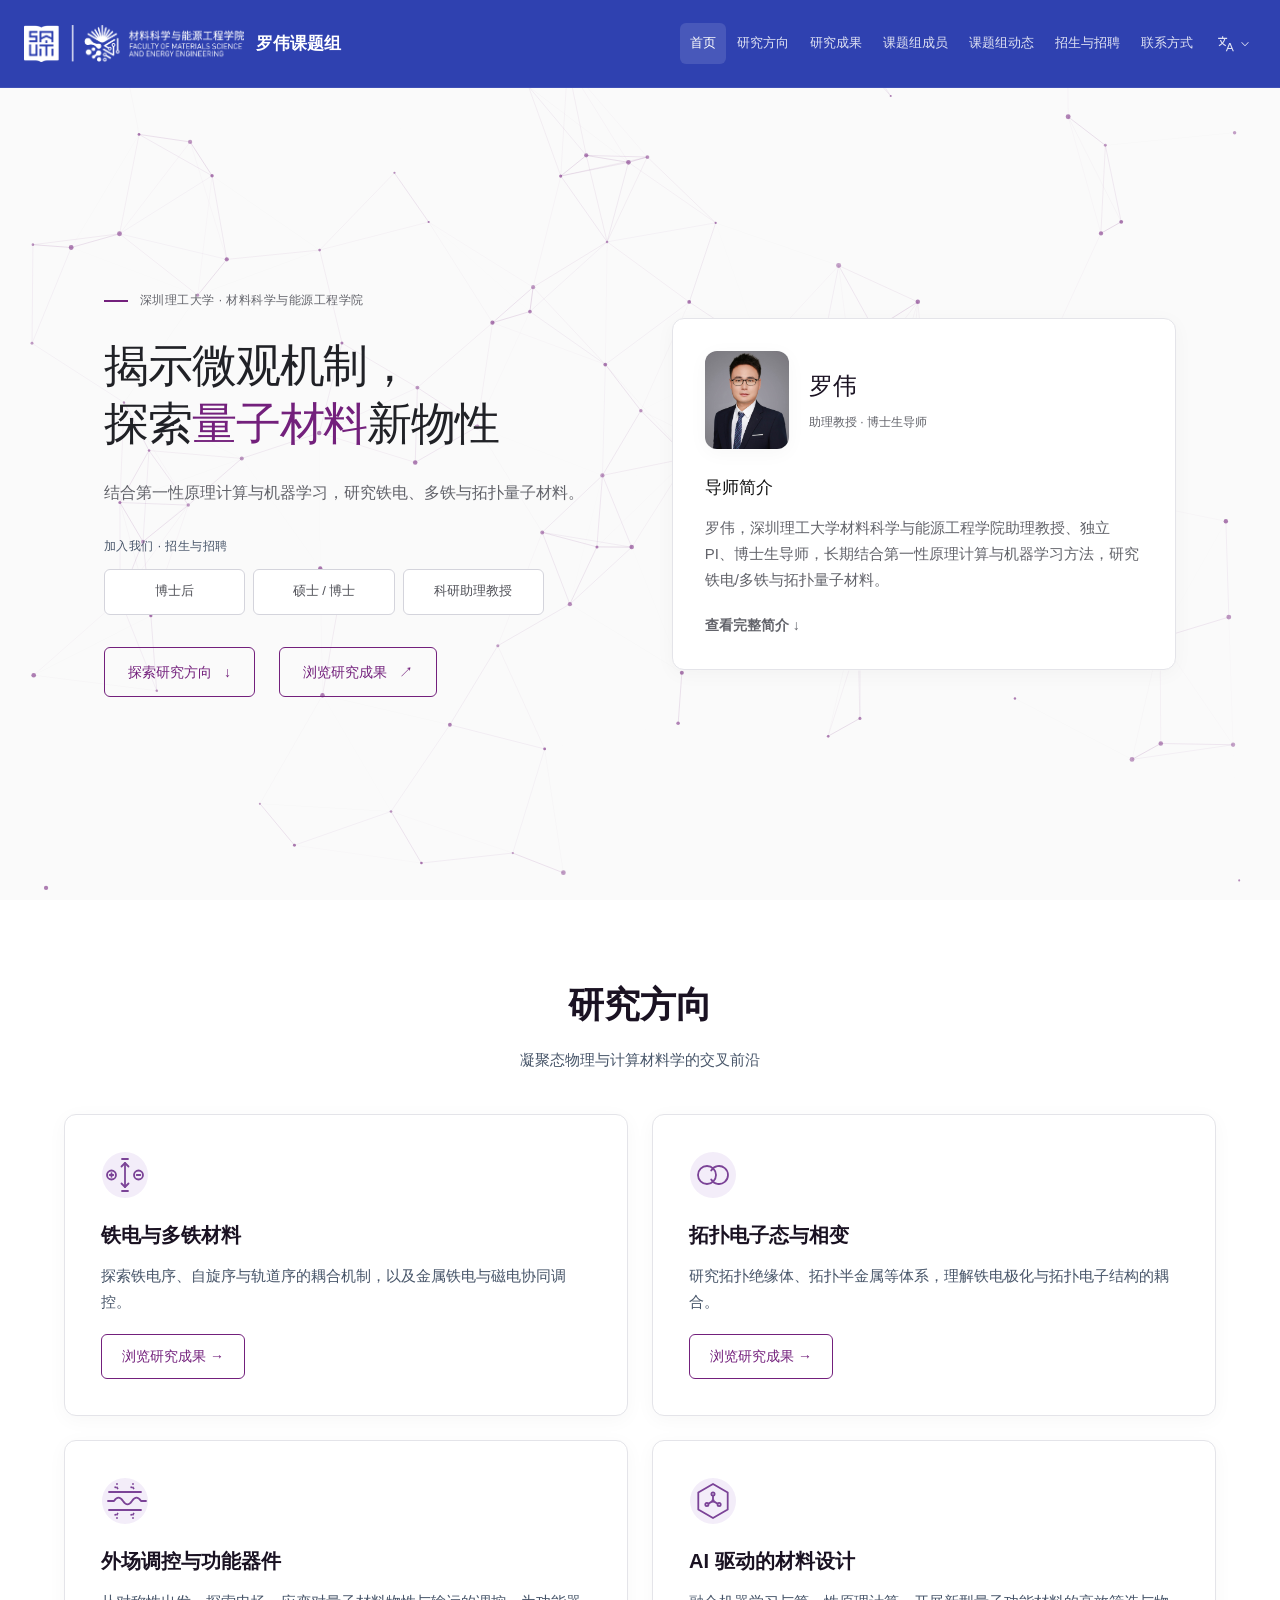
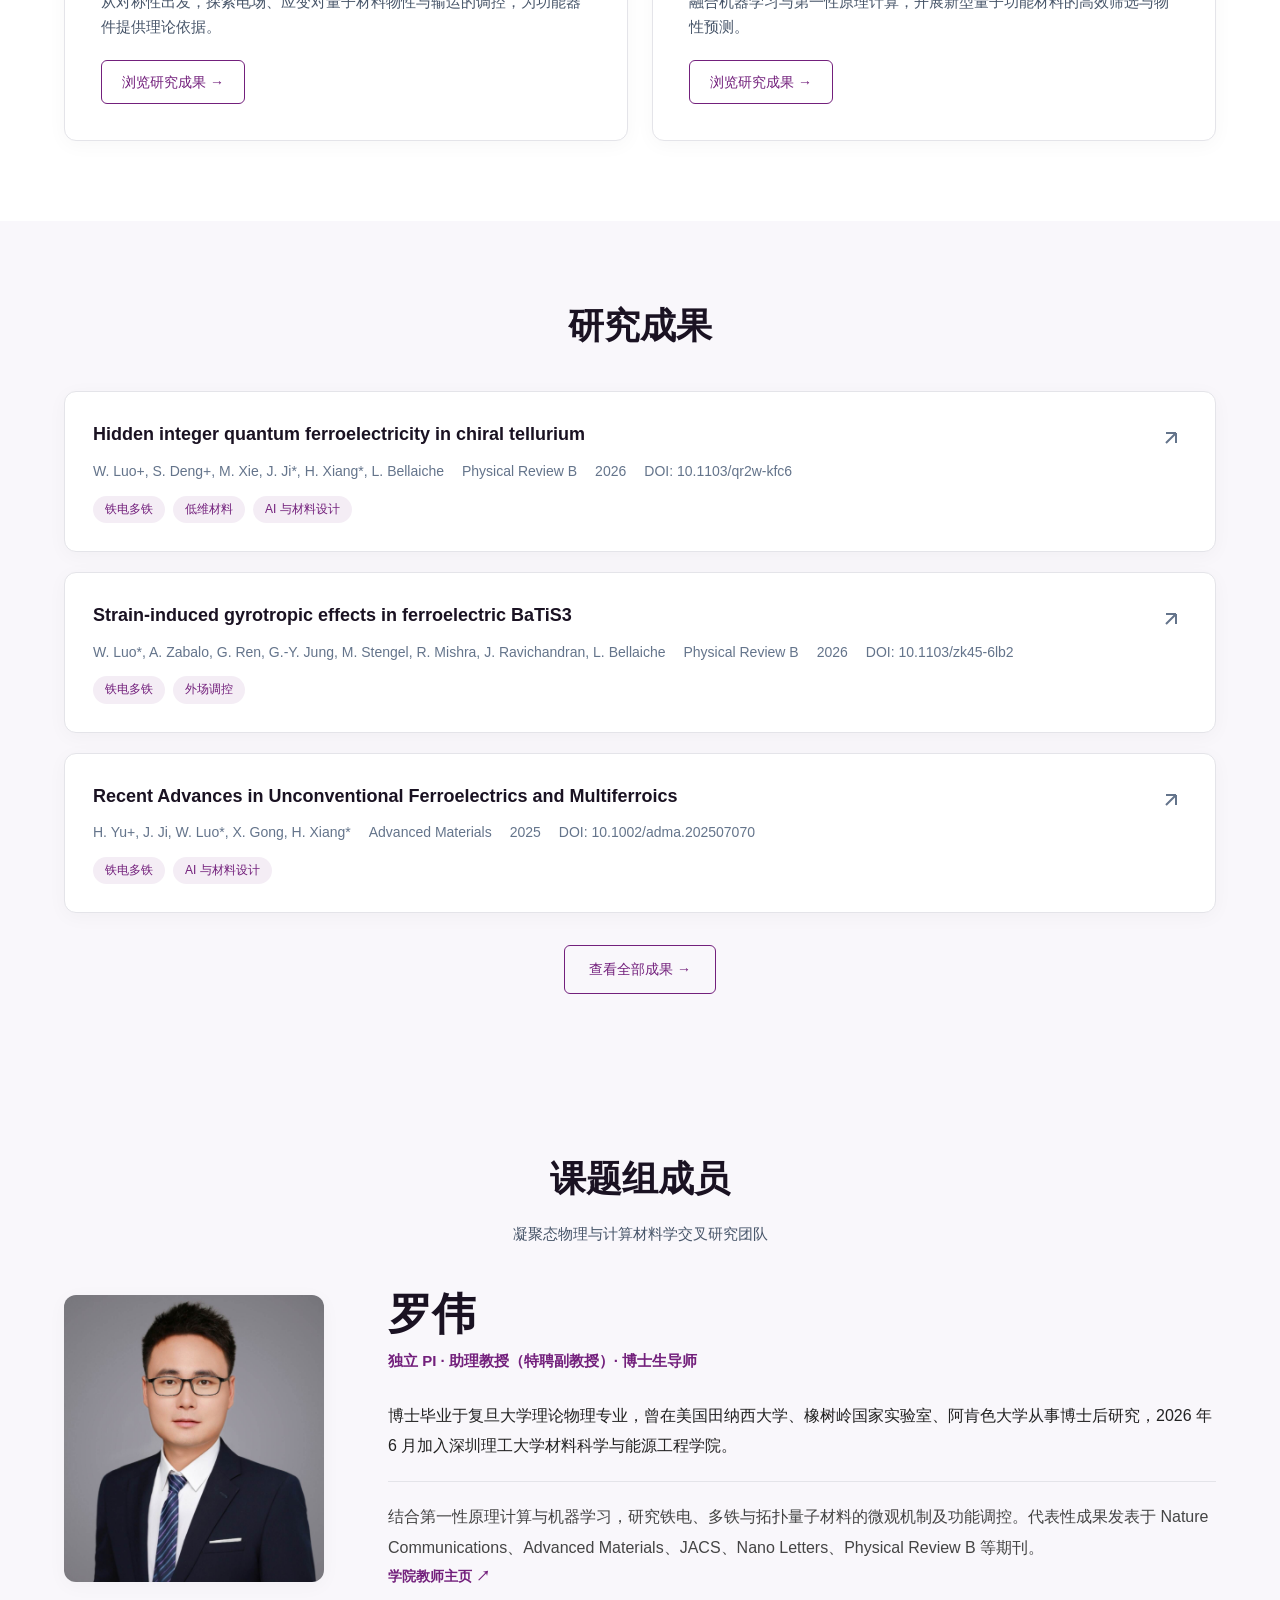
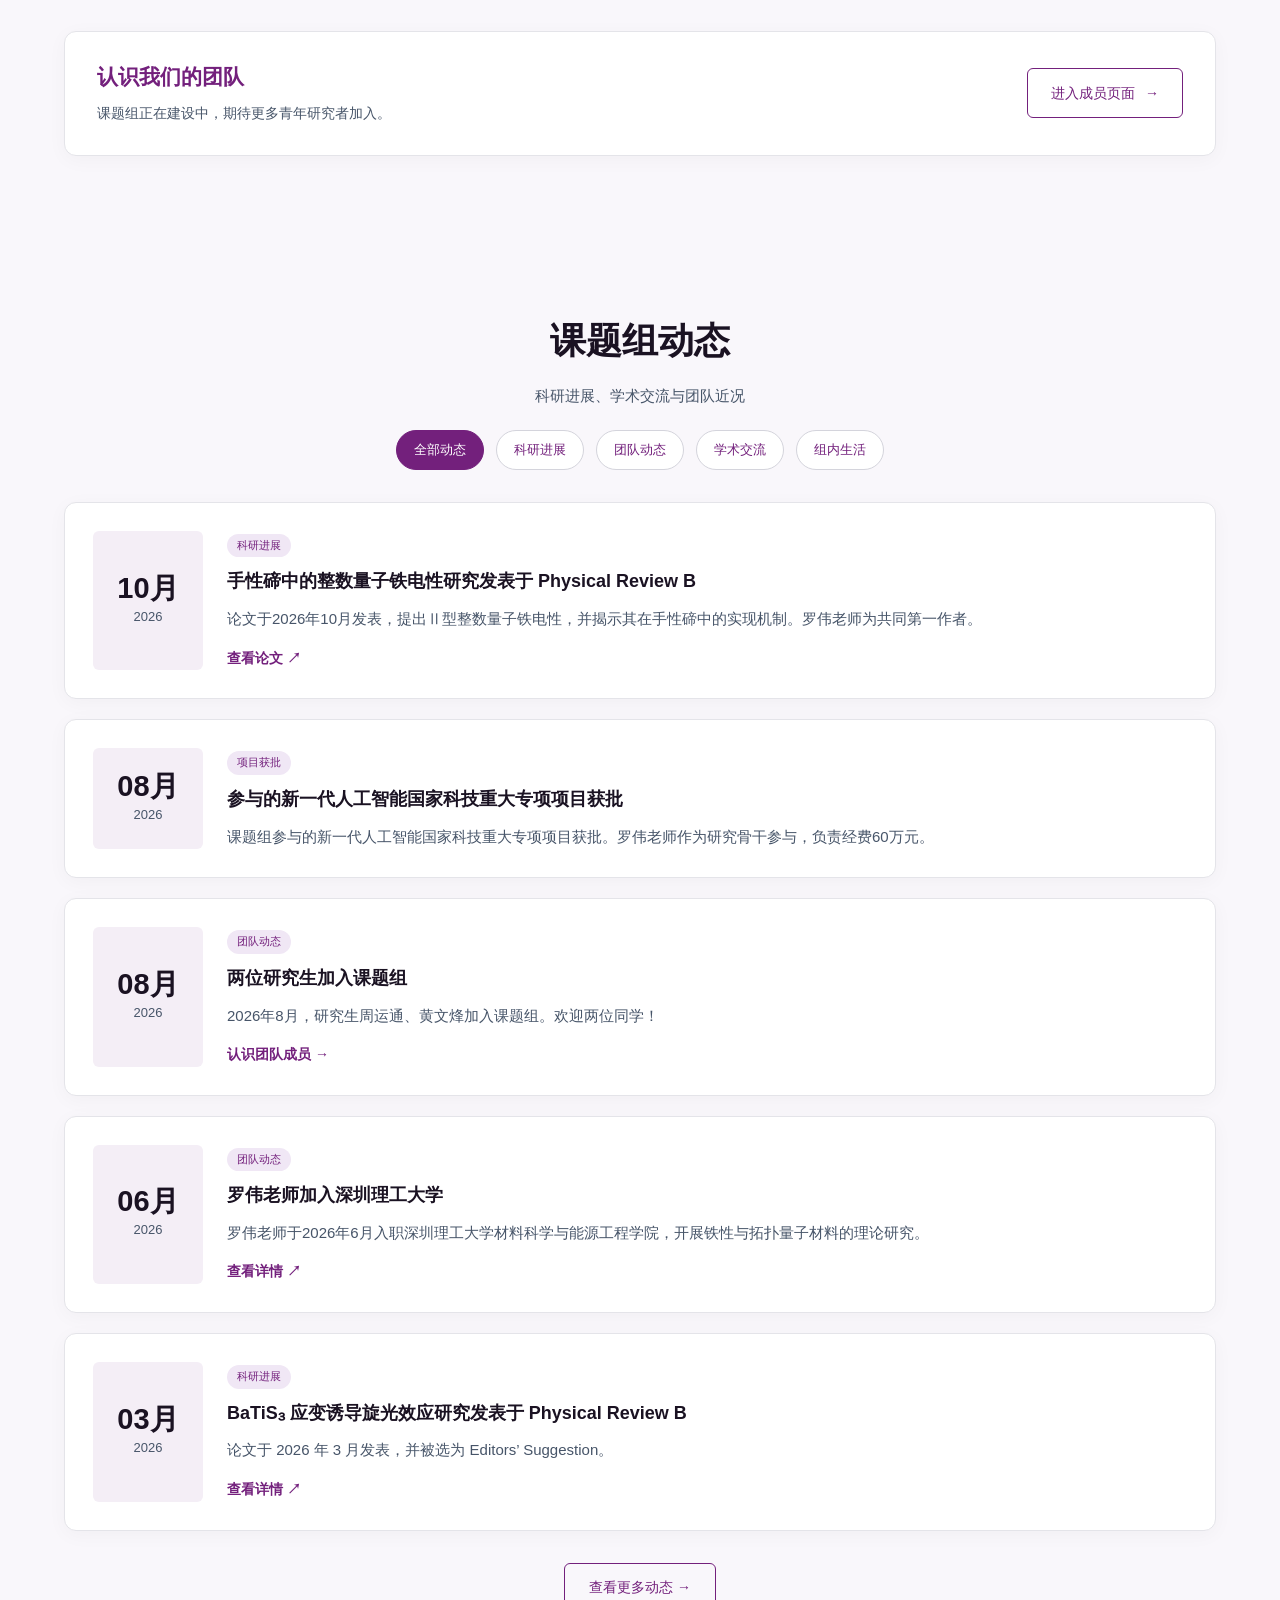
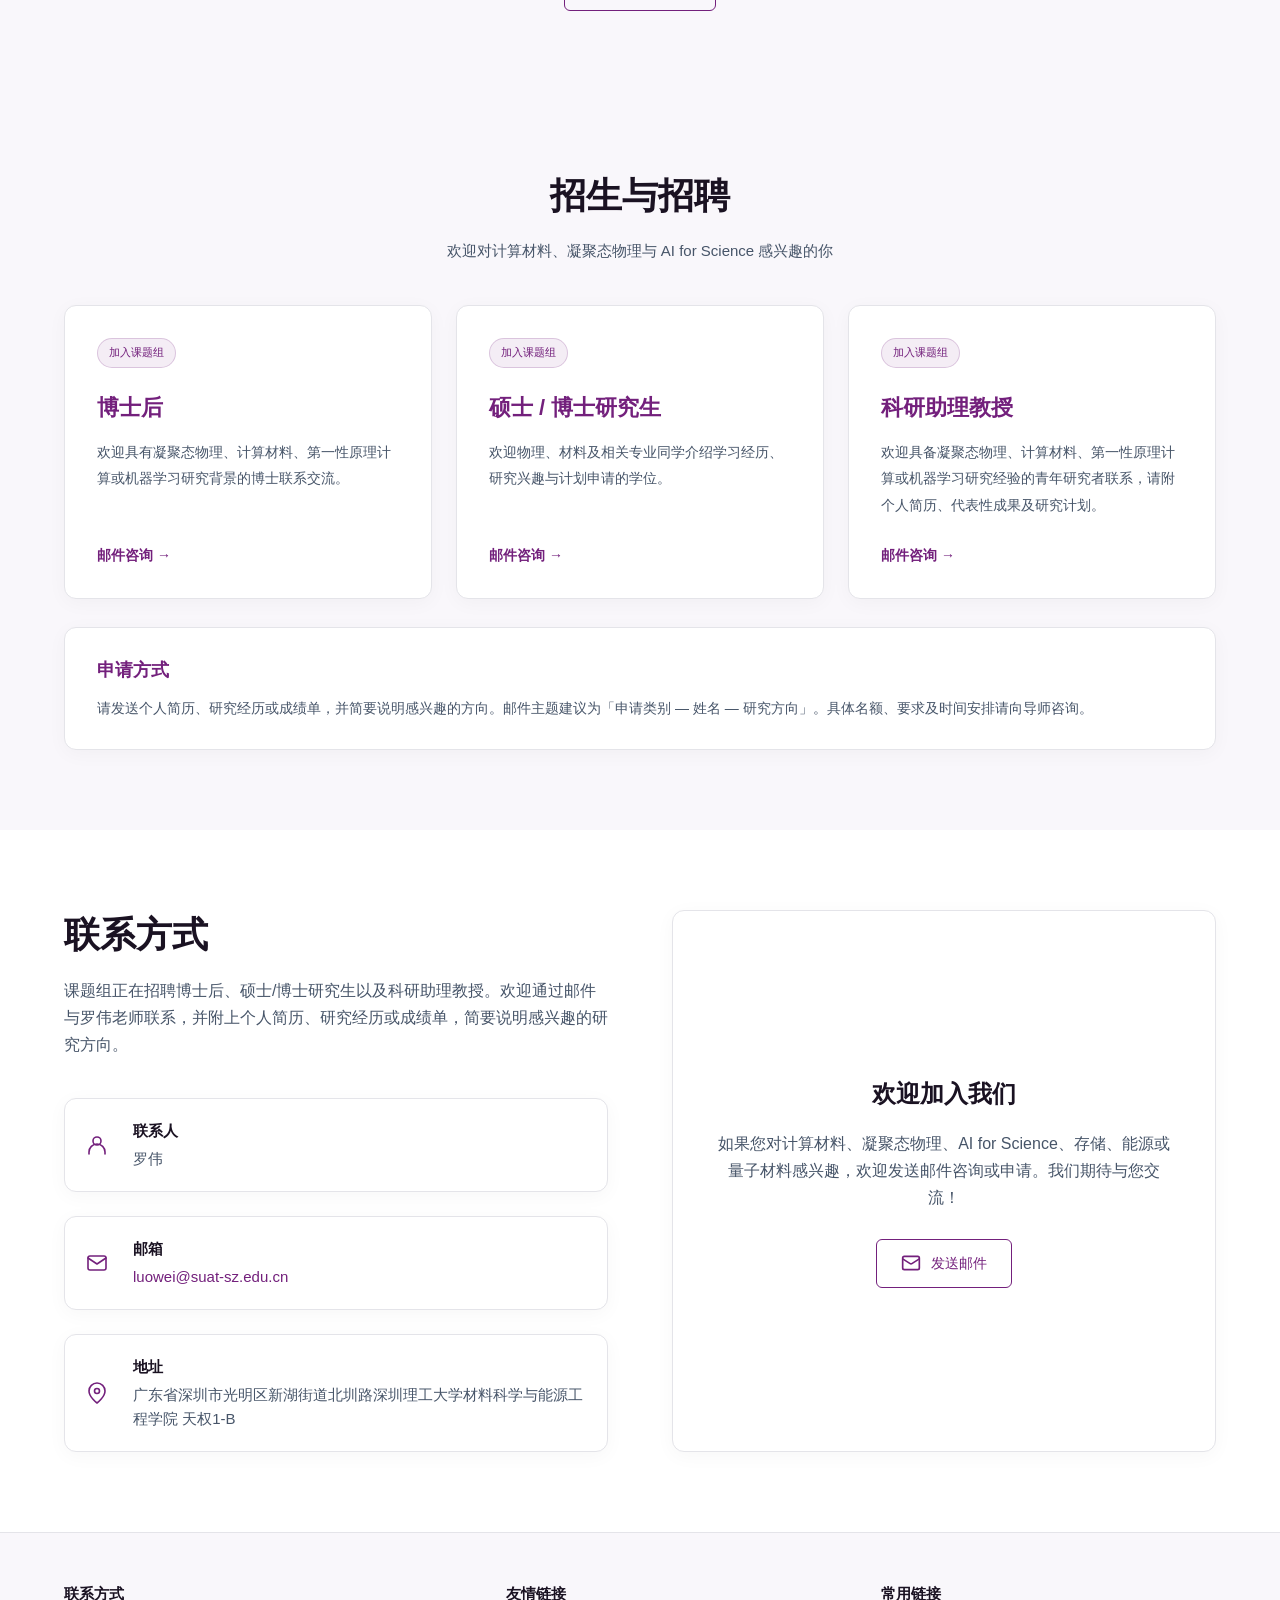
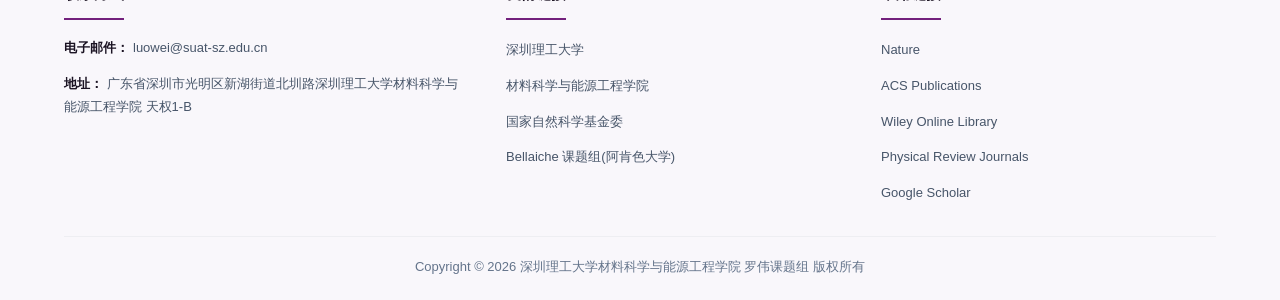
<file: index.html>
<!doctype html>
<html lang="zh-CN">
<head>
    <meta charset="UTF-8" />
    <meta name="viewport" content="width=device-width, initial-scale=1.0" />
    <meta name="theme-color" content="#73207c" />
    <title>罗伟课题组 - 深圳理工大学材料学院</title>
    <meta name="description" content="深圳理工大学材料学院罗伟课题组官方网站，聚焦铁电与多铁、拓扑量子材料、外场调控与 AI 驱动材料设计。" />
    <link rel="icon" href="favicon.svg?v=suat" type="image/svg+xml" />
    <link rel="stylesheet" href="style.css?v=20261011-research-borders" />
<noscript><style>[data-aos]{opacity:1;transform:none}</style></noscript></head>
<body data-page="index">
    <a href="#main-content" class="skip-link">跳到主要内容</a>

    <!-- ═══ 导航栏 ═══ -->
    <nav class="navbar" id="navbar">
        <div class="nav-container">
            <div class="nav-logo">
                <a href="https://msee.suat-sz.edu.cn/" target="_blank" rel="noopener noreferrer" class="logo-link" aria-label="材料科学与能源工程学院官网">
                    <img src="logo.png" alt="材料科学与能源工程学院" class="logo-img" width="160" height="45" />
                </a>
                <a href="#home" class="logo-text" data-zh="罗伟课题组" data-en="Luo Wei Group">罗伟课题组</a>
            </div>
            <div class="nav-links" id="navLinks"><a href="#home" class="nav-item" data-zh="首页" data-en="Home">首页</a>
<a href="#research" class="nav-item" data-zh="研究方向" data-en="Research">研究方向</a>
<a href="publications.html" class="nav-item" data-zh="研究成果" data-en="Publications">研究成果</a>
<a href="members.html" class="nav-item" data-zh="课题组成员" data-en="People">课题组成员</a>
<a href="news.html" class="nav-item" data-zh="课题组动态" data-en="Group Updates">课题组动态</a>
<a href="#join" class="nav-item" data-zh="招生与招聘" data-en="Join Us">招生与招聘</a>
<a href="#contact" class="nav-item" data-zh="联系方式" data-en="Contact">联系方式</a><div class="lang-dropdown" id="langDropdown">
                    <button class="lang-trigger" id="langTrigger" aria-label="切换语言" aria-expanded="false">
                        <svg viewBox="0 0 32 32" aria-hidden="true">
                            <path fill="currentColor" d="M27.85 29H30l-6-15h-2.35l-6 15h2.15l1.6-4h6.85zm-7.65-6 2.62-6.56L25.45 23zM18 7V5h-7V2H9v3H2v2h10.74a14.7 14.7 0 0 1-3.19 6.18A13.5 13.5 0 0 1 7.26 9h-2.1a16.5 16.5 0 0 0 3 5.58A16.8 16.8 0 0 1 3 18l.75 1.86A18.5 18.5 0 0 0 9.53 16a16.9 16.9 0 0 0 5.76 3.84L16 18a14.5 14.5 0 0 1-5.12-3.37A17.64 17.64 0 0 0 14.8 7z"/>
                        </svg>
                        <svg class="caret" viewBox="0 0 32 32" aria-hidden="true">
                            <path fill="currentColor" d="M16 22 6 12l1.4-1.4 8.6 8.6 8.6-8.6L26 12z"/>
                        </svg>
                    </button>
                    <div class="lang-menu" id="langMenu" role="menu">
                        <button class="lang-option active" data-lang="zh" role="menuitem">简体中文</button>
                        <button class="lang-option" data-lang="en" role="menuitem">English</button>
                    </div>
                </div>
            </div>
            <button class="mobile-toggle" id="mobileToggle" aria-label="打开菜单" aria-controls="navLinks" aria-expanded="false">
                <span></span>
                <span></span>
                <span></span>
            </button>
        </div>
    </nav>

    <main id="main-content">
    <!-- ═══ Hero 区域 ═══ -->
    <section class="hero" id="home">
        <canvas id="particleCanvas" class="particle-canvas" aria-hidden="true"></canvas>
        <div class="hero-content hero-split">
            <div class="hero-main">
                <p class="hero-label" data-zh="深圳理工大学 · 材料科学与能源工程学院" data-en="Shenzhen University of Advanced Technology · School of Materials Science and Energy Engineering">深圳理工大学 · 材料科学与能源工程学院</p>
                <h1 class="hero-title"><span class="hero-title-line" data-zh="揭示微观机制，" data-en="Uncover microscopic mechanisms.">揭示微观机制，</span><span class="hero-title-line"><span data-zh="探索" data-en="Explore new properties of ">探索</span><span class="hero-title-keyword" data-zh="量子材料" data-en="quantum materials">量子材料</span><span data-zh="新物性" data-en=".">新物性</span></span></h1>
                <p class="hero-subtitle" data-zh="结合第一性原理计算与机器学习，研究铁电、多铁与拓扑量子材料。" data-en="Combining first-principles calculations and machine learning to study ferroelectric, multiferroic and topological quantum materials.">结合第一性原理计算与机器学习，研究铁电、多铁与拓扑量子材料。</p>
                <p class="hero-join-label" data-zh="加入我们 · 招生与招聘" data-en="JOIN US · OPEN OPPORTUNITIES">加入我们 · 招生与招聘</p>
                <div class="hero-positions"><a href="#join" class="position-tag position-tag-accent"><span data-zh="博士后" data-en="Postdocs">博士后</span></a><a href="#join" class="position-tag"><span data-zh="硕士 / 博士" data-en="Master’s / PhD">硕士 / 博士</span></a><a href="#join" class="position-tag"><span data-zh="科研助理教授" data-en="Research Assistant Professors">科研助理教授</span></a></div><div class="hero-actions"><a class="email-btn" href="#research"><span data-zh="探索研究方向" data-en="Explore Research">探索研究方向</span> <span aria-hidden="true">↓</span></a><a class="hero-secondary" href="publications.html"><span data-zh="浏览研究成果" data-en="View Publications">浏览研究成果</span> <span aria-hidden="true">↗</span></a></div>
            </div>
            <aside class="hero-intro-card">
                <div class="hero-profile"><img src="wei-luo.jpg" alt="罗伟 / Wei Luo" width="100" height="112"><div><h2 data-zh="罗伟" data-en="Wei Luo">罗伟</h2><p data-zh="助理教授 · 博士生导师" data-en="Assistant Professor · PhD Supervisor">助理教授 · 博士生导师</p></div></div><h2 class="hero-intro-title" data-zh="导师简介" data-en="Supervisor Profile">导师简介</h2>
                <p class="hero-intro-summary" data-zh="罗伟，深圳理工大学材料科学与能源工程学院助理教授、独立 PI、博士生导师，长期结合第一性原理计算与机器学习方法，研究铁电/多铁与拓扑量子材料。" data-en="Wei Luo is an assistant professor, independent PI, and PhD supervisor at SUAT, combining first-principles calculations with machine learning to study ferroic/multiferroic and topological quantum materials.">罗伟，深圳理工大学材料科学与能源工程学院助理教授、独立 PI、博士生导师，长期结合第一性原理计算与机器学习方法，研究铁电/多铁与拓扑量子材料。</p>
                <a href="#team" class="hero-intro-link" data-zh="查看完整简介 ↓" data-en="Full profile ↓">查看完整简介 ↓</a>
            </aside>
        </div>
    </section>

    <!-- ═══ 导师简介（完整版） ═══ -->
    

    <!-- ═══ 研究内容 ═══ -->
    <section class="section research" id="research"><div class="container"><div class="section-header"><h2 class="section-title" data-zh="研究方向" data-en="Research">研究方向</h2><p class="section-desc" data-zh="凝聚态物理与计算材料学的交叉前沿" data-en="At the intersection of condensed matter physics and computational materials science">凝聚态物理与计算材料学的交叉前沿</p></div><div class="research-grid"><a href="publications.html?filter=ferroic" class="research-card research-card-bg research-card-bg-fp" data-aos="fade-up"><div class="research-card-overlay"></div><div class="research-card-content"><div class="research-icon" aria-hidden="true"><svg width="48" height="48" viewBox="0 0 48 48" fill="none" stroke="#7B4397" stroke-width="1.8" stroke-linecap="round" stroke-linejoin="round">
  <circle cx="24" cy="24" r="23" fill="#F3EDF9" stroke="none"/>
  <path d="M21 8h6M21 40h6"/>
  <path d="M24 12v24"/>
  <path d="M20.5 15.5 24 12l3.5 3.5M20.5 32.5 24 36l3.5-3.5"/>
  <circle cx="10.5" cy="24" r="4.5"/>
  <path d="M8.7 24h3.6M10.5 22.2v3.6"/>
  <circle cx="37.5" cy="24" r="4.5"/>
  <path d="M35.7 24h3.6"/>
</svg></div><h3 data-zh="铁电与多铁材料" data-en="Ferroelectrics &amp; Multiferroics">铁电与多铁材料</h3><p data-zh="探索铁电序、自旋序与轨道序的耦合机制，以及金属铁电与磁电协同调控。" data-en="Exploring coupled polar, spin and orbital order, metallic ferroelectricity and magnetoelectric control.">探索铁电序、自旋序与轨道序的耦合机制，以及金属铁电与磁电协同调控。</p><span class="card-link" data-zh="浏览研究成果 →" data-en="Explore Publications →">浏览研究成果 →</span></div></a><a href="publications.html?filter=topological" class="research-card research-card-bg research-card-bg-ml" data-aos="fade-up"><div class="research-card-overlay"></div><div class="research-card-content"><div class="research-icon" aria-hidden="true"><svg width="48" height="48" viewBox="0 0 48 48" fill="none" stroke="#7B4397" stroke-width="1.8" stroke-linecap="round">
  <circle cx="24" cy="24" r="23" fill="#F3EDF9" stroke="none"/>
  <circle cx="18" cy="24" r="9"/>
  <path d="M22.2 19.5A9 9 0 1 1 22.2 28.5"/>
</svg></div><h3 data-zh="拓扑电子态与相变" data-en="Topological States &amp; Transitions">拓扑电子态与相变</h3><p data-zh="研究拓扑绝缘体、拓扑半金属等体系，理解铁电极化与拓扑电子结构的耦合。" data-en="Studying topological insulators and semimetals, and the coupling between polarization and topological electronic structure.">研究拓扑绝缘体、拓扑半金属等体系，理解铁电极化与拓扑电子结构的耦合。</p><span class="card-link" data-zh="浏览研究成果 →" data-en="Explore Publications →">浏览研究成果 →</span></div></a><a href="publications.html?filter=fieldcontrol" class="research-card research-card-bg research-card-bg-ai" data-aos="fade-up"><div class="research-card-overlay"></div><div class="research-card-content"><div class="research-icon" aria-hidden="true"><svg width="48" height="48" viewBox="0 0 48 48" fill="none" stroke="#7B4397" stroke-width="1.8" stroke-linecap="round" stroke-linejoin="round">
  <circle cx="24" cy="24" r="23" fill="#F3EDF9" stroke="none"/>
  <path d="M8 15h32M8 33h32"/>
  <path d="M7 24h6c3-4.5 6-4.5 9 0s6 4.5 9 0 6-4.5 9 0h5"/>
  <path d="M16 7v5M14.2 10.2 16 12l1.8-1.8M32 7v5M30.2 10.2 32 12l1.8-1.8" stroke-dasharray="0.1 3.2"/>
  <path d="M16 41v-5M14.2 37.8 16 36l1.8 1.8M32 41v-5M30.2 37.8 32 36l1.8 1.8" stroke-dasharray="0.1 3.2"/>
</svg></div><h3 data-zh="外场调控与功能器件" data-en="Field Control &amp; Functional Devices">外场调控与功能器件</h3><p data-zh="从对称性出发，探索电场、应变对量子材料物性与输运的调控，为功能器件提供理论依据。" data-en="Symmetry-guided electrical and strain control of quantum material properties and transport for functional devices.">从对称性出发，探索电场、应变对量子材料物性与输运的调控，为功能器件提供理论依据。</p><span class="card-link" data-zh="浏览研究成果 →" data-en="Explore Publications →">浏览研究成果 →</span></div></a><a href="publications.html?filter=ai" class="research-card research-card-bg research-card-bg-fp" data-aos="fade-up"><div class="research-card-overlay"></div><div class="research-card-content"><div class="research-icon" aria-hidden="true"><svg width="48" height="48" viewBox="0 0 48 48" fill="none" stroke="#7B4397" stroke-width="1.8" stroke-linecap="round" stroke-linejoin="round">
  <circle cx="24" cy="24" r="23" fill="#F3EDF9" stroke="none"/>
  <path d="M24 7l14.7 8.5v17L24 41l-14.7-8.5v-17L24 7z"/>
  <path d="M24 18.6v3.6M22.4 24.9l-3.1 1.8M25.6 24.9l3.1 1.8"/>
  <circle cx="24" cy="17" r="1.6"/>
  <circle cx="17.9" cy="27.5" r="1.6"/>
  <circle cx="30.1" cy="27.5" r="1.6"/>
  <circle cx="24" cy="24" r="1.8" fill="#7B4397" stroke="none"/>
</svg></div><h3 data-zh="AI 驱动的材料设计" data-en="AI-Driven Materials Design">AI 驱动的材料设计</h3><p data-zh="融合机器学习与第一性原理计算，开展新型量子功能材料的高效筛选与物性预测。" data-en="Combining machine learning with first-principles calculations for efficient screening and property prediction.">融合机器学习与第一性原理计算，开展新型量子功能材料的高效筛选与物性预测。</p><span class="card-link" data-zh="浏览研究成果 →" data-en="Explore Publications →">浏览研究成果 →</span></div></a></div></div></section>

    <!-- ═══ 代表成果 ═══ -->
    <section class="section publications-preview" id="representative-publications">
        <div class="container">
            <div class="section-header">
                <h2 class="section-title" data-zh="研究成果" data-en="Publications">研究成果</h2>
            </div>

            <div class="publication-list" id="publicationList" data-preview="true">
                <!-- 论文列表由 JavaScript 动态渲染 -->
            </div>
            <div class="view-all-wrapper">
                <a href="publications.html" class="view-all-link" data-zh="查看全部成果 →" data-en="View all publications →">查看全部成果 →</a>
            </div>
        </div>
    </section>

    <!-- ═══ 团队介绍 ═══ -->
    <section class="section team" id="team"><div class="container"><div class="section-header"><h2 class="section-title" data-zh="课题组成员" data-en="People">课题组成员</h2><p class="section-desc" data-zh="凝聚态物理与计算材料学交叉研究团队" data-en="Exploring condensed matter physics and computational materials science">凝聚态物理与计算材料学交叉研究团队</p></div><div class="about-content"><div class="about-photo"><img src="wei-luo.jpg" alt="罗伟 / Wei Luo" class="about-photo-img" width="1184" height="1310" loading="lazy"></div><div class="about-text"><h3 class="about-title" data-zh="罗伟" data-en="Wei Luo">罗伟</h3><div class="about-subtitle" data-zh="独立 PI · 助理教授（特聘副教授）· 博士生导师" data-en="Independent PI · Assistant Professor (Distinguished Associate Professor) · PhD Supervisor">独立 PI · 助理教授（特聘副教授）· 博士生导师</div><p data-zh="博士毕业于复旦大学理论物理专业，曾在美国田纳西大学、橡树岭国家实验室、阿肯色大学从事博士后研究，2026 年 6 月加入深圳理工大学材料科学与能源工程学院。" data-en="PhD in theoretical physics from Fudan University, followed by postdoctoral research at the University of Tennessee, Oak Ridge National Laboratory and the University of Arkansas. Joined the School of Materials Science and Energy Engineering at SUAT in June 2026.">博士毕业于复旦大学理论物理专业，曾在美国田纳西大学、橡树岭国家实验室、阿肯色大学从事博士后研究，2026 年 6 月加入深圳理工大学材料科学与能源工程学院。</p><p data-zh="结合第一性原理计算与机器学习，研究铁电、多铁与拓扑量子材料的微观机制及功能调控。代表性成果发表于 Nature Communications、Advanced Materials、JACS、Nano Letters、Physical Review B 等期刊。" data-en="Combines first-principles calculations and machine learning to investigate ferroic, multiferroic and topological quantum materials. Representative publications appear in Nature Communications, Advanced Materials, JACS, Nano Letters and Physical Review B.">结合第一性原理计算与机器学习，研究铁电、多铁与拓扑量子材料的微观机制及功能调控。代表性成果发表于 Nature Communications、Advanced Materials、JACS、Nano Letters、Physical Review B 等期刊。</p><a href="https://msee.suat-sz.edu.cn/info/1010/1382.htm" target="_blank" rel="noopener noreferrer" class="hero-intro-link"><span data-zh="学院教师主页 ↗" data-en="Faculty Profile ↗">学院教师主页 ↗</span></a></div></div><div class="members-portal"><div><h3 data-zh="认识我们的团队" data-en="Meet the Group">认识我们的团队</h3><p data-zh="课题组正在建设中，期待更多青年研究者加入。" data-en="Our group is growing. We look forward to welcoming more early-career researchers.">课题组正在建设中，期待更多青年研究者加入。</p></div><a class="email-btn" href="members.html"><span data-zh="进入成员页面" data-en="Browse Members">进入成员页面</span><span aria-hidden="true">→</span></a></div></div></section>

    <!-- ═══ 联系方式 ═══ -->
    <section class="section news" id="news"><div class="container"><div class="section-header"><h2 class="section-title" data-zh="课题组动态" data-en="Group Updates">课题组动态</h2><p class="section-desc" data-zh="科研进展、学术交流与团队近况" data-en="Research, academic exchange and life in the group">科研进展、学术交流与团队近况</p></div><div class="news-filters" role="group" aria-label="动态分类"><button type="button" class="news-filter active" data-news-filter="all" aria-pressed="true" aria-controls="groupNewsList"><span data-zh="全部动态" data-en="All Updates">全部动态</span></button><button type="button" class="news-filter" data-news-filter="research" aria-pressed="false" aria-controls="groupNewsList"><span data-zh="科研进展" data-en="Research">科研进展</span></button><button type="button" class="news-filter" data-news-filter="group" aria-pressed="false" aria-controls="groupNewsList"><span data-zh="团队动态" data-en="Group News">团队动态</span></button><button type="button" class="news-filter" data-news-filter="academic" aria-pressed="false" aria-controls="groupNewsList"><span data-zh="学术交流" data-en="Academic Exchange">学术交流</span></button><button type="button" class="news-filter" data-news-filter="life" aria-pressed="false" aria-controls="groupNewsList"><span data-zh="组内生活" data-en="Group Life">组内生活</span></button></div><div class="news-list" id="groupNewsList" data-news-preview="true"><article class="news-item" data-news-category="research"><div class="news-date"><span class="news-day" data-zh="10月" data-en="OCT">10月</span><span class="news-month">2026</span></div><div class="news-content"><span class="news-type" data-zh="科研进展" data-en="Research">科研进展</span><h3 data-zh="手性碲中的整数量子铁电性研究发表于 Physical Review B" data-en="Integer quantum ferroelectricity in chiral tellurium published in Physical Review B">手性碲中的整数量子铁电性研究发表于 Physical Review B</h3><p data-zh="论文于2026年10月发表，提出Ⅱ型整数量子铁电性，并揭示其在手性碲中的实现机制。罗伟老师为共同第一作者。" data-en="Published on October 2026, the paper proposes type-II integer quantum ferroelectricity and demonstrates its realization in chiral tellurium. Wei Luo is a co-first author.">论文于2026年10月发表，提出Ⅱ型整数量子铁电性，并揭示其在手性碲中的实现机制。罗伟老师为共同第一作者。</p><a href="https://journals.aps.org/prb/abstract/10.1103/qr2w-kfc6" target="_blank" rel="noopener noreferrer" class="hero-intro-link"><span data-zh="查看论文 ↗" data-en="Read the Paper ↗">查看论文 ↗</span></a></div></article><article class="news-item" data-news-category="research"><div class="news-date"><span class="news-day" data-zh="08月" data-en="AUG">08月</span><span class="news-month" >2026</span></div><div class="news-content"><span class="news-type" data-zh="项目获批" data-en="Project Award">项目获批</span><h3 data-zh="参与的新一代人工智能国家科技重大专项项目获批" data-en="Project under the National Science and Technology Major Project for New-Generation Artificial Intelligence approved">参与的新一代人工智能国家科技重大专项项目获批</h3><p data-zh="课题组参与的新一代人工智能国家科技重大专项项目获批。罗伟老师作为研究骨干参与，负责经费60万元。" data-en="A project in which the group participates has been approved under the National Science and Technology Major Project for New-Generation Artificial Intelligence. Wei Luo participates as a key researcher and is responsible for RMB 600,000 in funding.">课题组参与的新一代人工智能国家科技重大专项项目获批。罗伟老师作为研究骨干参与，负责经费60万元。</p></div></article><article class="news-item" data-news-category="group"><div class="news-date"><span class="news-day" data-zh="08月" data-en="AUG">08月</span><span class="news-month">2026</span></div><div class="news-content"><span class="news-type" data-zh="团队动态" data-en="Group News">团队动态</span><h3 data-zh="两位研究生加入课题组" data-en="Two graduate students join the group">两位研究生加入课题组</h3><p data-zh="2026年8月，研究生周运通、黄文烽加入课题组。欢迎两位同学！" data-en="Graduate students Zhou Yuntong and Huang Wenfeng joined the group in August 2026. Welcome to the group!">2026年8月，研究生周运通、黄文烽加入课题组。欢迎两位同学！</p><a href="members.html" class="hero-intro-link"><span data-zh="认识团队成员 →" data-en="Meet the Group →">认识团队成员 →</span></a></div></article><article class="news-item" data-news-category="group"><div class="news-date"><span class="news-day" data-zh="06月" data-en="JUN">06月</span><span class="news-month">2026</span></div><div class="news-content"><span class="news-type" data-zh="团队动态" data-en="Group News">团队动态</span><h3 data-zh="罗伟老师加入深圳理工大学" data-en="Wei Luo joins Shenzhen University of Advanced Technology">罗伟老师加入深圳理工大学</h3><p data-zh="罗伟老师于2026年6月入职深圳理工大学材料科学与能源工程学院，开展铁性与拓扑量子材料的理论研究。" data-en="Wei Luo joined the School of Materials Science and Energy Engineering at SUAT in June 2026 to pursue theoretical research on ferroic and topological quantum materials.">罗伟老师于2026年6月入职深圳理工大学材料科学与能源工程学院，开展铁性与拓扑量子材料的理论研究。</p><a href="https://msee.suat-sz.edu.cn/info/1010/1382.htm" target="_blank" rel="noopener noreferrer" class="hero-intro-link"><span data-zh="查看详情 ↗" data-en="Read More ↗">查看详情 ↗</span></a></div></article><article class="news-item" data-news-category="research"><div class="news-date"><span class="news-day" data-zh="03月" data-en="MAR">03月</span><span class="news-month" data-zh="2026" data-en="2026">2026</span></div><div class="news-content"><span class="news-type" data-zh="科研进展" data-en="Research">科研进展</span><h3 data-zh="BaTiS₃ 应变诱导旋光效应研究发表于 Physical Review B" data-en="Strain-induced gyrotropic effects in BaTiS₃ published in Physical Review B">BaTiS₃ 应变诱导旋光效应研究发表于 Physical Review B</h3><p data-zh="论文于 2026 年 3 月发表，并被选为 Editors’ Suggestion。" data-en="Published on March 2026 and selected as an Editors’ Suggestion.">论文于 2026 年 3 月发表，并被选为 Editors’ Suggestion。</p><a href="https://journals.aps.org/prb/abstract/10.1103/zk45-6lb2" target="_blank" rel="noopener noreferrer" class="hero-intro-link"><span data-zh="查看详情 ↗" data-en="Read More ↗">查看详情 ↗</span></a></div></article></div><div class="news-empty" id="groupNewsEmpty" role="status" hidden><p data-zh="暂无相关动态，后续更新将在这里发布。" data-en="No updates in this category yet. Future posts will appear here.">暂无相关动态，后续更新将在这里发布。</p></div><div class="view-all-wrapper"><a href="news.html" class="view-all-link" id="viewAllNews" data-zh="查看更多动态 →" data-en="View all updates →">查看更多动态 →</a></div></div></section><section class="section recruitment" id="join"><div class="container"><div class="section-header"><h2 class="section-title" data-zh="招生与招聘" data-en="Join Us">招生与招聘</h2><p class="section-desc" data-zh="欢迎对计算材料、凝聚态物理与 AI for Science 感兴趣的你" data-en="For curious researchers in computational materials, condensed matter physics and AI for Science">欢迎对计算材料、凝聚态物理与 AI for Science 感兴趣的你</p></div><div class="recruitment-grid"><article class="recruitment-card"><span class="position-tag" data-zh="加入课题组" data-en="JOIN THE GROUP">加入课题组</span><h3 data-zh="博士后" data-en="Postdoctoral Researchers">博士后</h3><p data-zh="欢迎具有凝聚态物理、计算材料、第一性原理计算或机器学习研究背景的博士联系交流。" data-en="PhDs with experience in condensed matter physics, computational materials, first-principles calculations or machine learning are welcome.">欢迎具有凝聚态物理、计算材料、第一性原理计算或机器学习研究背景的博士联系交流。</p><a class="hero-intro-link" href="mailto:luowei@suat-sz.edu.cn"><span data-zh="邮件咨询 →" data-en="Enquire by Email →">邮件咨询 →</span></a></article><article class="recruitment-card"><span class="position-tag" data-zh="加入课题组" data-en="JOIN THE GROUP">加入课题组</span><h3 data-zh="硕士 / 博士研究生" data-en="Master’s / PhD Students">硕士 / 博士研究生</h3><p data-zh="欢迎物理、材料及相关专业同学介绍学习经历、研究兴趣与计划申请的学位。" data-en="Students in physics, materials and related fields are welcome to share their academic background, interests and intended degree.">欢迎物理、材料及相关专业同学介绍学习经历、研究兴趣与计划申请的学位。</p><a class="hero-intro-link" href="mailto:luowei@suat-sz.edu.cn"><span data-zh="邮件咨询 →" data-en="Enquire by Email →">邮件咨询 →</span></a></article><article class="recruitment-card"><span class="position-tag" data-zh="加入课题组" data-en="JOIN THE GROUP">加入课题组</span><h3 data-zh="科研助理教授" data-en="Research Assistant Professors">科研助理教授</h3><p data-zh="欢迎具备凝聚态物理、计算材料、第一性原理计算或机器学习研究经验的青年研究者联系，请附个人简历、代表性成果及研究计划。" data-en="We welcome early-career researchers with experience in condensed matter physics, computational materials, first-principles calculations or machine learning. Please send your CV, representative research outputs and research plan.">欢迎具备凝聚态物理、计算材料、第一性原理计算或机器学习研究经验的青年研究者联系，请附个人简历、代表性成果及研究计划。</p><a class="hero-intro-link" href="mailto:luowei@suat-sz.edu.cn"><span data-zh="邮件咨询 →" data-en="Enquire by Email →">邮件咨询 →</span></a></article></div><div class="application-note"><h3 data-zh="申请方式" data-en="How to Enquire">申请方式</h3><p data-zh="请发送个人简历、研究经历或成绩单，并简要说明感兴趣的方向。邮件主题建议为「申请类别 — 姓名 — 研究方向」。具体名额、要求及时间安排请向导师咨询。" data-en="Please send your CV, research experience or transcript, and a short statement of interests. Suggested subject: “Position — Name — Research interest”. Contact the PI for availability, requirements and timelines.">请发送个人简历、研究经历或成绩单，并简要说明感兴趣的方向。邮件主题建议为「申请类别 — 姓名 — 研究方向」。具体名额、要求及时间安排请向导师咨询。</p></div></div></section><section class="section contact" id="contact">
        <div class="container">
            <div class="contact-grid">
                <div class="contact-info" data-aos="fade-right">
                    <h2 class="section-title" data-zh="联系方式" data-en="Contact">联系方式</h2>
                    <p class="contact-desc" data-zh="课题组正在招聘博士后、硕士/博士研究生以及科研助理教授。欢迎通过邮件与罗伟老师联系，并附上个人简历、研究经历或成绩单，简要说明感兴趣的研究方向。" data-en="We are recruiting postdocs, PhD/Master's students, and research assistant professors. Please contact Dr. Luo Wei by email with your CV, research experience or transcripts, and a brief note on your research interests.">课题组正在招聘博士后、硕士/博士研究生以及科研助理教授。欢迎通过邮件与罗伟老师联系，并附上个人简历、研究经历或成绩单，简要说明感兴趣的研究方向。</p>
                    <div class="contact-list">
                        <div class="contact-item">
                            <span class="contact-icon" aria-hidden="true"><svg viewBox="0 0 24 24" fill="none" stroke="currentColor" stroke-width="1.6" stroke-linecap="round" stroke-linejoin="round" aria-hidden="true" focusable="false"><circle cx="12" cy="8" r="4"/><path d="M4 21v-2a8 8 0 0 1 16 0v2"/></svg></span>
                            <div>
                                <h4 data-zh="联系人" data-en="Contact">联系人</h4>
                                <p data-zh="罗伟" data-en="Wei Luo">罗伟</p>
                            </div>
                        </div>
                        <div class="contact-item">
                            <span class="contact-icon" aria-hidden="true"><svg viewBox="0 0 24 24" fill="none" stroke="currentColor" stroke-width="1.6" stroke-linecap="round" stroke-linejoin="round" aria-hidden="true" focusable="false"><rect x="3" y="5" width="18" height="14" rx="2"/><path d="m3 7 9 6 9-6"/></svg></span>
                            <div>
                                <h4 data-zh="邮箱" data-en="Email">邮箱</h4>
                                <p><a href="mailto:luowei@suat-sz.edu.cn">luowei@suat-sz.edu.cn</a></p>
                            </div>
                        </div>
                        <div class="contact-item">
                            <span class="contact-icon" aria-hidden="true"><svg viewBox="0 0 24 24" fill="none" stroke="currentColor" stroke-width="1.6" stroke-linecap="round" stroke-linejoin="round" aria-hidden="true" focusable="false"><path d="M20 10c0 6-8 12-8 12S4 16 4 10a8 8 0 1 1 16 0Z"/><circle cx="12" cy="10" r="2.5"/></svg></span>
                            <div>
                                <h4 data-zh="地址" data-en="Address">地址</h4>
                                <p data-zh="广东省深圳市光明区新湖街道北圳路深圳理工大学材料科学与能源工程学院 天权1-B" data-en="Tianquan 1-B, School of Materials Science and Energy Engineering, Shenzhen University of Advanced Technology, Beizhen Road, Xinhu Subdistrict, Guangming District, Shenzhen, Guangdong, China">广东省深圳市光明区新湖街道北圳路深圳理工大学材料科学与能源工程学院 天权1-B</p>
                            </div>
                        </div>
                    </div>
                </div>
                <div class="contact-cta" data-aos="fade-left">
                    <h3 data-zh="欢迎加入我们" data-en="Join Us">欢迎加入我们</h3>
                    <p data-zh="如果您对计算材料、凝聚态物理、AI for Science、存储、能源或量子材料感兴趣，欢迎发送邮件咨询或申请。我们期待与您交流！" data-en="If you are interested in computational materials, condensed matter physics, AI for Science, storage, energy, or quantum materials, please reach out. We look forward to hearing from you!">如果您对计算材料、凝聚态物理、AI for Science、存储、能源或量子材料感兴趣，欢迎发送邮件咨询或申请。我们期待与您交流！</p>
                    <a href="mailto:luowei@suat-sz.edu.cn" class="email-btn">
                        <svg width="20" height="20" viewBox="0 0 24 24" fill="none" stroke="currentColor" stroke-width="2" aria-hidden="true">
                            <rect x="2" y="4" width="20" height="16" rx="2"/>
                            <path d="m22 7-8.97 5.7a1.94 1.94 0 0 1-2.06 0L2 7"/>
                        </svg>
                        <span data-zh="发送邮件" data-en="Send Email">发送邮件</span>
                    </a>
                </div>
            </div>
        </div>
    </section>

    </main>

    <!-- ═══ Footer ═══ -->
    <footer class="footer">
        <div class="container">
            <div class="footer-content">
                <div class="footer-column">
                    <h4 class="footer-column-title" data-zh="联系方式" data-en="Contact">联系方式</h4>
                    <div class="footer-contact-info">
                        <p><strong data-zh="电子邮件：" data-en="Email: ">电子邮件：</strong>luowei@suat-sz.edu.cn</p>
                        <p><strong data-zh="地址：" data-en="Address: ">地址：</strong><span data-zh="广东省深圳市光明区新湖街道北圳路深圳理工大学材料科学与能源工程学院 天权1-B" data-en="Tianquan 1-B, School of Materials Science and Energy Engineering, Shenzhen University of Advanced Technology, Beizhen Road, Xinhu Subdistrict, Guangming District, Shenzhen, Guangdong, China">广东省深圳市光明区新湖街道北圳路深圳理工大学材料科学与能源工程学院 天权1-B</span></p>
                    </div>
                </div>
                <div class="footer-column">
                    <h4 class="footer-column-title" data-zh="友情链接" data-en="Friendly Links">友情链接</h4>
                    <ul class="footer-link-list">
                        <li><a href="https://www.suat-sz.edu.cn/" target="_blank" rel="noopener noreferrer" data-zh="深圳理工大学" data-en="Shenzhen University of Advanced Technology">深圳理工大学</a></li>
                        <li><a href="https://msee.suat-sz.edu.cn/" target="_blank" rel="noopener noreferrer" data-zh="材料科学与能源工程学院" data-en="School of Materials Science and Energy Engineering">材料科学与能源工程学院</a></li>
                        <li><a href="https://www.nsfc.gov.cn/" target="_blank" rel="noopener noreferrer" data-zh="国家自然科学基金委" data-en="National Natural Science Foundation">国家自然科学基金委</a></li>
                        <li><a href="https://ccmp.uark.edu/" target="_blank" rel="noopener noreferrer" data-zh="Bellaiche 课题组(阿肯色大学)" data-en="Bellaiche Group (Univ. of Arkansas)">Bellaiche 课题组(阿肯色大学)</a></li>
                    </ul>
                </div>
                <div class="footer-column">
                    <h4 class="footer-column-title" data-zh="常用链接" data-en="Useful Links">常用链接</h4>
                    <ul class="footer-link-list">
                        <li><a href="https://www.nature.com/" target="_blank" rel="noopener noreferrer">Nature</a></li>
                        <li><a href="https://pubs.acs.org/" target="_blank" rel="noopener noreferrer">ACS Publications</a></li>
                        <li><a href="https://onlinelibrary.wiley.com/" target="_blank" rel="noopener noreferrer">Wiley Online Library</a></li>
                        <li><a href="https://journals.aps.org/" target="_blank" rel="noopener noreferrer">Physical Review Journals</a></li>
                        <li><a href="https://scholar.google.com/" target="_blank" rel="noopener noreferrer">Google Scholar</a></li>
                    </ul>
                </div>
            </div>
            <div class="footer-bottom">
                <p data-zh="Copyright © 2026 深圳理工大学材料科学与能源工程学院 罗伟课题组 版权所有" data-en="Copyright © 2026 Luo Wei Group, School of Materials Science and Energy Engineering, Shenzhen University of Advanced Technology. All Rights Reserved.">Copyright © 2026 深圳理工大学材料科学与能源工程学院 罗伟课题组 版权所有</p>
            </div>
        </div>
    </footer>

    <script src="news-data.js?v=20261011-award-august"></script>
    <script src="script.js?v=20261011-huang-avatar"></script>
</body>
</html>
</file>
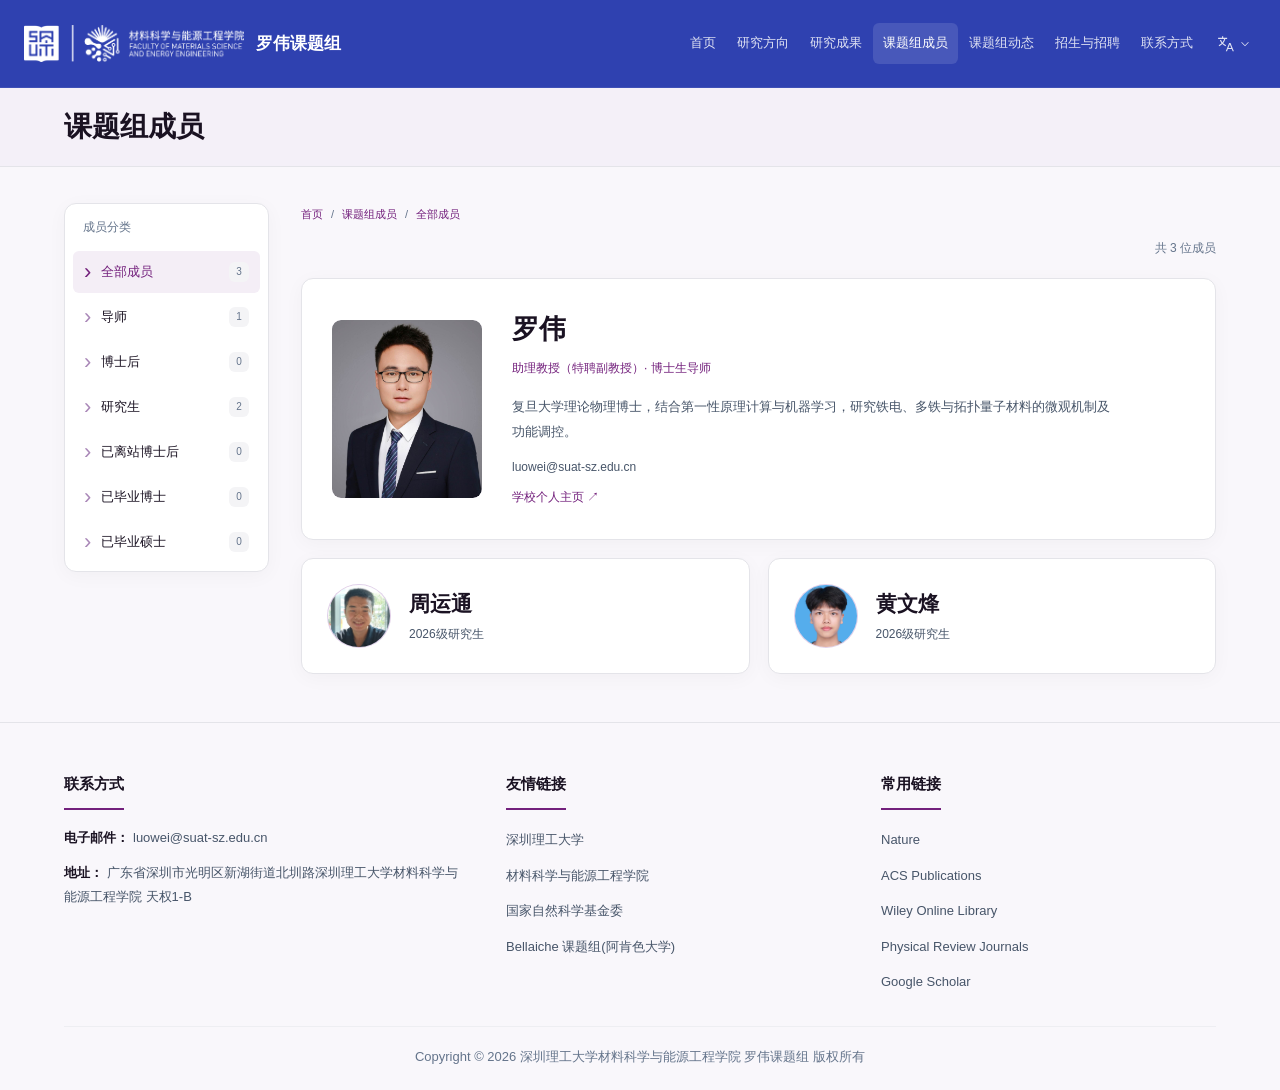
<file: members.html>
<!doctype html>
<html lang="zh-CN">
<head>
    <meta charset="UTF-8" />
    <meta name="viewport" content="width=device-width, initial-scale=1.0" />
    <meta name="theme-color" content="#73207c" />
    <title>课题组成员 - 罗伟课题组</title>
    <meta name="description" content="深圳理工大学材料学院罗伟课题组官方网站，聚焦铁电与多铁、拓扑量子材料、外场调控与 AI 驱动材料设计。" />
    <link rel="icon" href="favicon.svg?v=suat" type="image/svg+xml" />
    <link rel="stylesheet" href="style.css?v=20261011-blue-language" />
<noscript><style>[data-aos]{opacity:1;transform:none}</style></noscript></head>
<body data-page="members">
    <a href="#main-content" class="skip-link">跳到主要内容</a>

    <!-- ═══ 导航栏 ═══ -->
    <nav class="navbar" id="navbar">
        <div class="nav-container">
            <div class="nav-logo">
                <a href="https://msee.suat-sz.edu.cn/" target="_blank" rel="noopener noreferrer" class="logo-link" aria-label="材料科学与能源工程学院官网">
                    <img src="logo.png" alt="材料科学与能源工程学院" class="logo-img" width="160" height="45" />
                </a>
                <a href="index.html#home" class="logo-text" data-zh="罗伟课题组" data-en="Luo Wei Group">罗伟课题组</a>
            </div>
            <div class="nav-links" id="navLinks"><a href="index.html#home" class="nav-item" data-zh="首页" data-en="Home">首页</a>
<a href="index.html#research" class="nav-item" data-zh="研究方向" data-en="Research">研究方向</a>
<a href="publications.html" class="nav-item" data-zh="研究成果" data-en="Publications">研究成果</a>
<a href="members.html" class="nav-item active" aria-current="page" data-zh="课题组成员" data-en="People">课题组成员</a>
<a href="news.html" class="nav-item" data-zh="课题组动态" data-en="Group Updates">课题组动态</a>
<a href="index.html#join" class="nav-item" data-zh="招生与招聘" data-en="Join Us">招生与招聘</a>
<a href="index.html#contact" class="nav-item" data-zh="联系方式" data-en="Contact">联系方式</a><div class="lang-dropdown" id="langDropdown">
                    <button class="lang-trigger" id="langTrigger" aria-label="切换语言" aria-expanded="false">
                        <svg viewBox="0 0 32 32" aria-hidden="true">
                            <path fill="currentColor" d="M27.85 29H30l-6-15h-2.35l-6 15h2.15l1.6-4h6.85zm-7.65-6 2.62-6.56L25.45 23zM18 7V5h-7V2H9v3H2v2h10.74a14.7 14.7 0 0 1-3.19 6.18A13.5 13.5 0 0 1 7.26 9h-2.1a16.5 16.5 0 0 0 3 5.58A16.8 16.8 0 0 1 3 18l.75 1.86A18.5 18.5 0 0 0 9.53 16a16.9 16.9 0 0 0 5.76 3.84L16 18a14.5 14.5 0 0 1-5.12-3.37A17.64 17.64 0 0 0 14.8 7z"/>
                        </svg>
                        <svg class="caret" viewBox="0 0 32 32" aria-hidden="true">
                            <path fill="currentColor" d="M16 22 6 12l1.4-1.4 8.6 8.6 8.6-8.6L26 12z"/>
                        </svg>
                    </button>
                    <div class="lang-menu" id="langMenu" role="menu">
                        <button class="lang-option active" data-lang="zh" role="menuitem">简体中文</button>
                        <button class="lang-option" data-lang="en" role="menuitem">English</button>
                    </div>
                </div>
            </div>
            <button class="mobile-toggle" id="mobileToggle" aria-label="打开菜单" aria-controls="navLinks" aria-expanded="false">
                <span></span>
                <span></span>
                <span></span>
            </button>
        </div>
    </nav>

    <main id="main-content"><section class="members-banner page-banner"><div class="container members-banner-inner page-banner-inner"><div><h1 data-zh="课题组成员" data-en="Group Members">课题组成员</h1></div></div></section><section class="section members-page"><div class="container"><div class="member-directory standalone-directory" id="member-directory" aria-label="成员目录">

    <div class="directory-layout">
        <aside class="directory-sidebar" aria-labelledby="category-heading">
            <h4 id="category-heading" data-zh="成员分类" data-en="Member Categories">成员分类</h4>
            <div class="directory-categories"><button type="button" class="directory-category active" data-member-category="all" aria-pressed="true" aria-controls="directoryResults"><span class="category-label"><span class="category-arrow" aria-hidden="true">›</span><span data-zh="全部成员" data-en="All Members">全部成员</span></span><span class="category-count" aria-hidden="true">3</span></button><button type="button" class="directory-category" data-member-category="faculty" aria-pressed="false" aria-controls="directoryResults"><span class="category-label"><span class="category-arrow" aria-hidden="true">›</span><span data-zh="导师" data-en="Principal Investigator">导师</span></span><span class="category-count" aria-hidden="true">1</span></button><button type="button" class="directory-category" data-member-category="postdocs" aria-pressed="false" aria-controls="directoryResults"><span class="category-label"><span class="category-arrow" aria-hidden="true">›</span><span data-zh="博士后" data-en="Postdoctoral Researchers" >博士后</span></span><span class="category-count" aria-hidden="true">0</span></button><button type="button" class="directory-category" data-member-category="graduates" aria-pressed="false" aria-controls="directoryResults"><span class="category-label"><span class="category-arrow" aria-hidden="true">›</span><span data-zh="研究生" data-en="Graduate Students" >研究生</span></span><span class="category-count" aria-hidden="true">2</span></button><button type="button" class="directory-category" data-member-category="former-postdocs" aria-pressed="false" aria-controls="directoryResults"><span class="category-label"><span class="category-arrow" aria-hidden="true">›</span><span data-zh="已离站博士后" data-en="Former Postdocs" >已离站博士后</span></span><span class="category-count" aria-hidden="true">0</span></button><button type="button" class="directory-category" data-member-category="phd-alumni" aria-pressed="false" aria-controls="directoryResults"><span class="category-label"><span class="category-arrow" aria-hidden="true">›</span><span data-zh="已毕业博士" data-en="PhD Alumni" >已毕业博士</span></span><span class="category-count" aria-hidden="true">0</span></button><button type="button" class="directory-category" data-member-category="masters-alumni" aria-pressed="false" aria-controls="directoryResults"><span class="category-label"><span class="category-arrow" aria-hidden="true">›</span><span data-zh="已毕业硕士" data-en="Master’s Alumni" >已毕业硕士</span></span><span class="category-count" aria-hidden="true">0</span></button></div>
        </aside>
        <div class="directory-main">
            <div class="directory-breadcrumb"><span data-zh="当前位置" data-en="You are here">当前位置</span><a href="index.html" data-zh="首页" data-en="Home">首页</a><span aria-hidden="true">/</span><a href="members.html" data-zh="课题组成员" data-en="People">课题组成员</a><span aria-hidden="true">/</span><button type="button" id="directoryCrumb" aria-controls="directoryResults" aria-current="page">全部成员</button></div>
            <div class="directory-toolbar"><h4 id="directoryTitle" class="sr-only">全部成员</h4><p id="directoryCount" role="status" aria-live="polite">共 3 位成员</p></div>
            <div id="directoryResults" class="students-grid" aria-labelledby="directoryTitle"><article class="student-card"><div class="student-avatar"><img src="wei-luo.jpg" alt="罗伟 / Wei Luo" width="64" height="64"></div><div><h5>罗伟</h5><p>导师 · 助理教授</p></div></article>
                <article class="student-card"><div class="student-avatar" aria-hidden="true">周</div><div><h5>周运通</h5><p>2026级研究生</p></div></article>
                <article class="student-card"><div class="student-avatar"><img src="huang-wenfeng.jpg" alt="黄文烽" width="64" height="64"></div><div><h5>黄文烽</h5><p>2026级研究生</p></div></article>
            </div>
            <div class="directory-pagination" id="directoryPagination">
                <p id="directoryPageStatus">第 1 / 1 页</p>
                <div class="directory-page-controls">
                    <button type="button" data-member-page="first" disabled data-zh="首页" data-en="First">首页</button>
                    <button type="button" data-member-page="prev" disabled data-zh="上一页" data-en="Previous">上一页</button>
                    <label class="sr-only" for="directoryPage" data-zh="选择成员列表页码" data-en="Select member page">选择成员列表页码</label>
                    <select id="directoryPage"><option value="1">1</option></select>
                    <button type="button" data-member-page="next" disabled data-zh="下一页" data-en="Next">下一页</button>
                    <button type="button" data-member-page="last" disabled data-zh="末页" data-en="Last">末页</button>
                </div>
            </div>
            <noscript><p class="directory-noscript">启用 JavaScript 后可使用成员分类与分页。Enable JavaScript to browse categories and pages.</p></noscript>
        </div>
    </div>
</div></div></section></main>

    <!-- ═══ Footer ═══ -->
    <footer class="footer">
        <div class="container">
            <div class="footer-content">
                <div class="footer-column">
                    <h4 class="footer-column-title" data-zh="联系方式" data-en="Contact">联系方式</h4>
                    <div class="footer-contact-info">
                        <p><strong data-zh="电子邮件：" data-en="Email: ">电子邮件：</strong>luowei@suat-sz.edu.cn</p>
                        <p><strong data-zh="地址：" data-en="Address: ">地址：</strong><span data-zh="广东省深圳市光明区新湖街道北圳路深圳理工大学材料科学与能源工程学院 天权1-B" data-en="Tianquan 1-B, School of Materials Science and Energy Engineering, Shenzhen University of Advanced Technology, Beizhen Road, Xinhu Subdistrict, Guangming District, Shenzhen, Guangdong, China">广东省深圳市光明区新湖街道北圳路深圳理工大学材料科学与能源工程学院 天权1-B</span></p>
                    </div>
                </div>
                <div class="footer-column">
                    <h4 class="footer-column-title" data-zh="友情链接" data-en="Friendly Links">友情链接</h4>
                    <ul class="footer-link-list">
                        <li><a href="https://www.suat-sz.edu.cn/" target="_blank" rel="noopener noreferrer" data-zh="深圳理工大学" data-en="Shenzhen University of Advanced Technology">深圳理工大学</a></li>
                        <li><a href="https://msee.suat-sz.edu.cn/" target="_blank" rel="noopener noreferrer" data-zh="材料科学与能源工程学院" data-en="School of Materials Science and Energy Engineering">材料科学与能源工程学院</a></li>
                        <li><a href="https://www.nsfc.gov.cn/" target="_blank" rel="noopener noreferrer" data-zh="国家自然科学基金委" data-en="National Natural Science Foundation">国家自然科学基金委</a></li>
                        <li><a href="https://ccmp.uark.edu/" target="_blank" rel="noopener noreferrer" data-zh="Bellaiche 课题组(阿肯色大学)" data-en="Bellaiche Group (Univ. of Arkansas)">Bellaiche 课题组(阿肯色大学)</a></li>
                    </ul>
                </div>
                <div class="footer-column">
                    <h4 class="footer-column-title" data-zh="常用链接" data-en="Useful Links">常用链接</h4>
                    <ul class="footer-link-list">
                        <li><a href="https://www.nature.com/" target="_blank" rel="noopener noreferrer">Nature</a></li>
                        <li><a href="https://pubs.acs.org/" target="_blank" rel="noopener noreferrer">ACS Publications</a></li>
                        <li><a href="https://onlinelibrary.wiley.com/" target="_blank" rel="noopener noreferrer">Wiley Online Library</a></li>
                        <li><a href="https://journals.aps.org/" target="_blank" rel="noopener noreferrer">Physical Review Journals</a></li>
                        <li><a href="https://scholar.google.com/" target="_blank" rel="noopener noreferrer">Google Scholar</a></li>
                    </ul>
                </div>
            </div>
            <div class="footer-bottom">
                <p data-zh="Copyright © 2026 深圳理工大学材料科学与能源工程学院 罗伟课题组 版权所有" data-en="Copyright © 2026 Luo Wei Group, School of Materials Science and Energy Engineering, Shenzhen University of Advanced Technology. All Rights Reserved.">Copyright © 2026 深圳理工大学材料科学与能源工程学院 罗伟课题组 版权所有</p>
            </div>
        </div>
    </footer>

    <script src="script.js?v=20261015-graduate-cohort"></script>
</body>
</html>
</file>
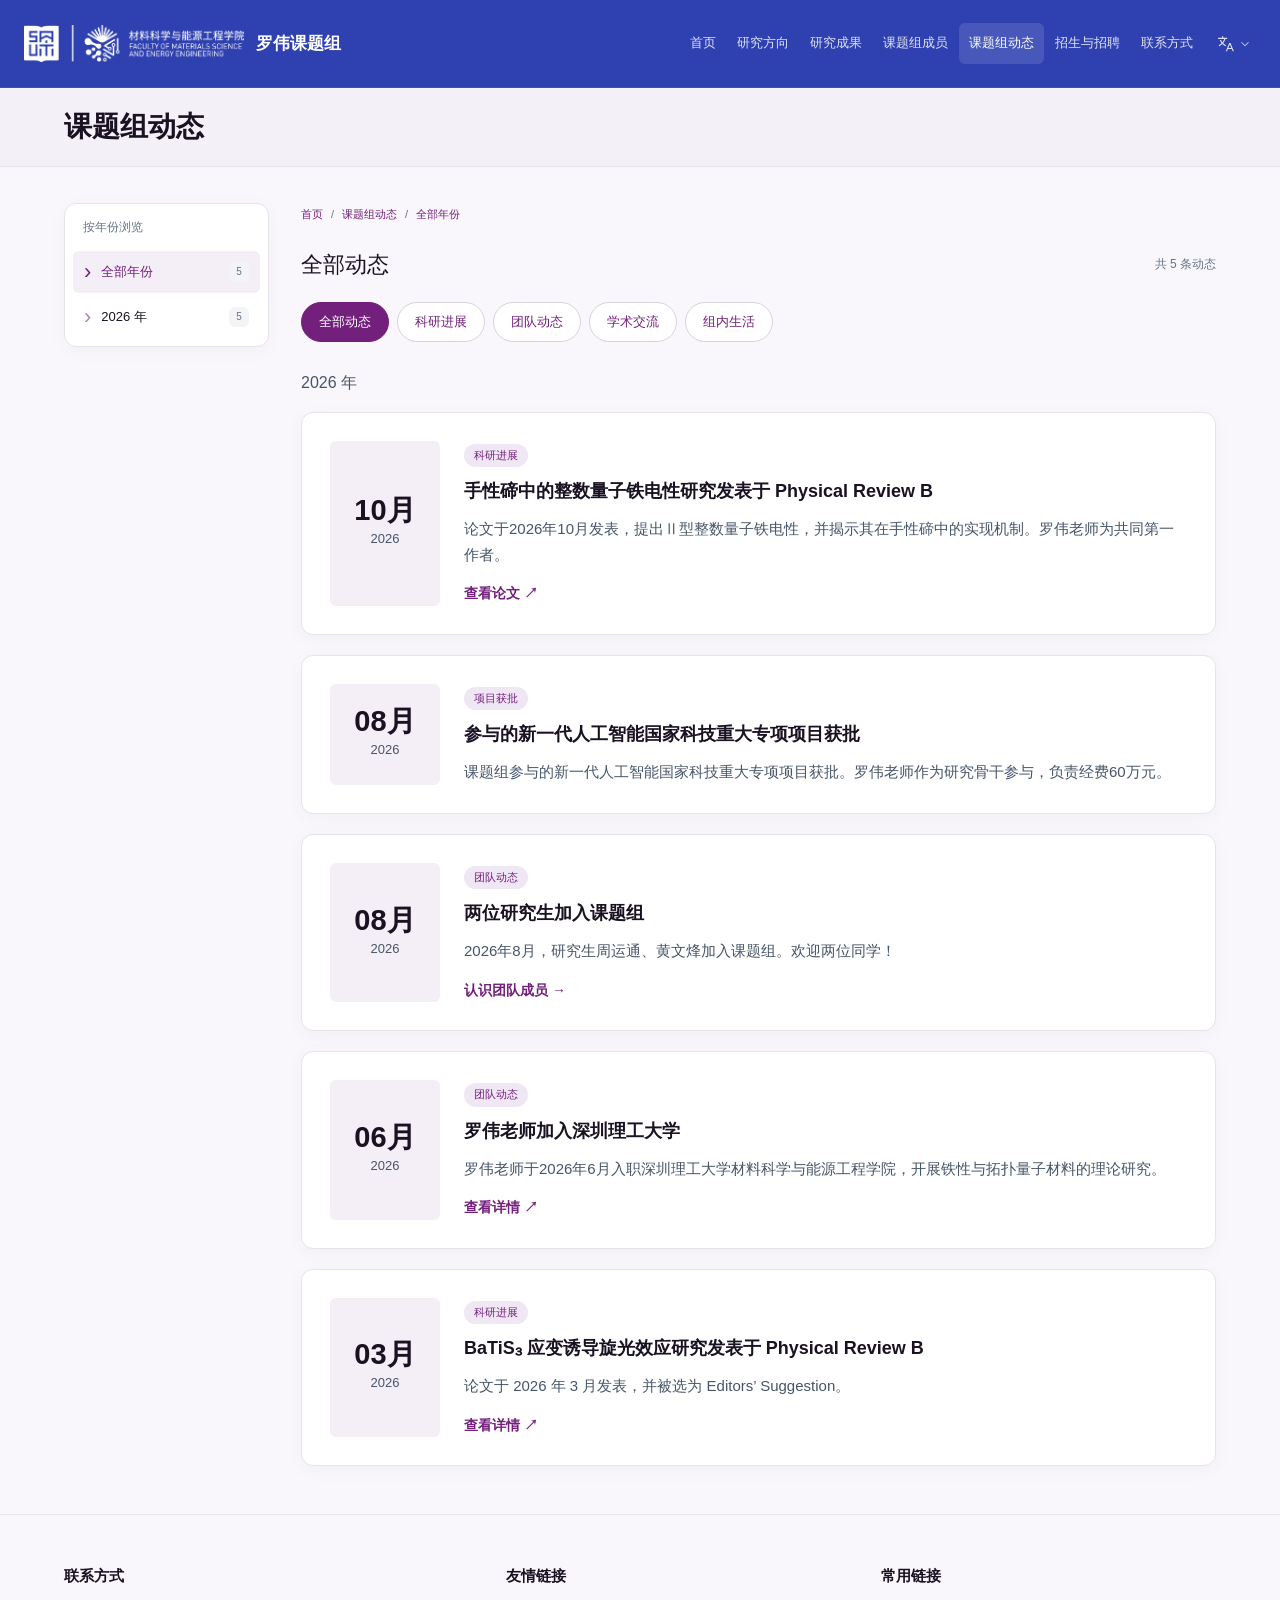
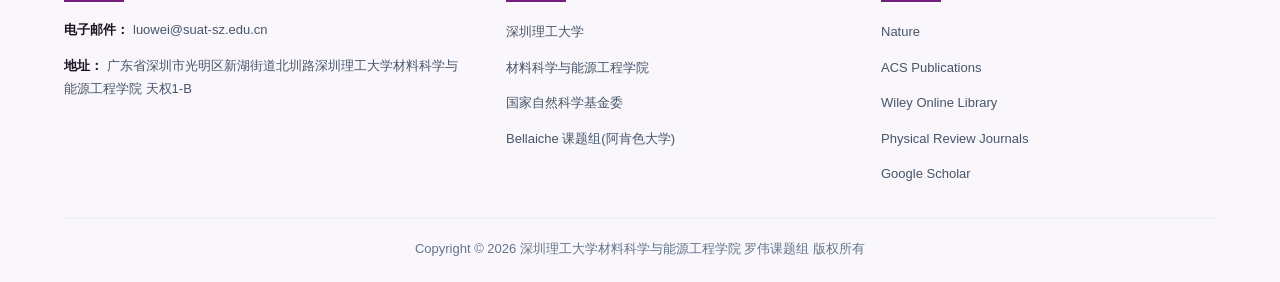
<file: news.html>
<!doctype html>
<html lang="zh-CN">
<head>
    <meta charset="UTF-8" />
    <meta name="viewport" content="width=device-width, initial-scale=1.0" />
    <meta name="theme-color" content="#73207c" />
    <title>课题组动态 - 罗伟课题组</title>
    <meta name="description" content="深圳理工大学材料学院罗伟课题组官方网站，聚焦铁电与多铁、拓扑量子材料、外场调控与 AI 驱动材料设计。" />
    <link rel="icon" href="favicon.svg?v=suat" type="image/svg+xml" />
    <link rel="stylesheet" href="style.css?v=20261011-blue-language" />
<noscript><style>[data-aos]{opacity:1;transform:none}</style></noscript></head>
<body data-page="news">
    <a href="#main-content" class="skip-link">跳到主要内容</a>

    <!-- ═══ 导航栏 ═══ -->
    <nav class="navbar" id="navbar">
        <div class="nav-container">
            <div class="nav-logo">
                <a href="https://msee.suat-sz.edu.cn/" target="_blank" rel="noopener noreferrer" class="logo-link" aria-label="材料科学与能源工程学院官网">
                    <img src="logo.png" alt="材料科学与能源工程学院" class="logo-img" width="160" height="45" />
                </a>
                <a href="index.html#home" class="logo-text" data-zh="罗伟课题组" data-en="Luo Wei Group">罗伟课题组</a>
            </div>
            <div class="nav-links" id="navLinks"><a href="index.html#home" class="nav-item" data-zh="首页" data-en="Home">首页</a>
<a href="index.html#research" class="nav-item" data-zh="研究方向" data-en="Research">研究方向</a>
<a href="publications.html" class="nav-item" data-zh="研究成果" data-en="Publications">研究成果</a>
<a href="members.html" class="nav-item" data-zh="课题组成员" data-en="People">课题组成员</a>
<a href="news.html" class="nav-item active" aria-current="page" data-zh="课题组动态" data-en="Group Updates">课题组动态</a>
<a href="index.html#join" class="nav-item" data-zh="招生与招聘" data-en="Join Us">招生与招聘</a>
<a href="index.html#contact" class="nav-item" data-zh="联系方式" data-en="Contact">联系方式</a><div class="lang-dropdown" id="langDropdown">
                    <button class="lang-trigger" id="langTrigger" aria-label="切换语言" aria-expanded="false">
                        <svg viewBox="0 0 32 32" aria-hidden="true">
                            <path fill="currentColor" d="M27.85 29H30l-6-15h-2.35l-6 15h2.15l1.6-4h6.85zm-7.65-6 2.62-6.56L25.45 23zM18 7V5h-7V2H9v3H2v2h10.74a14.7 14.7 0 0 1-3.19 6.18A13.5 13.5 0 0 1 7.26 9h-2.1a16.5 16.5 0 0 0 3 5.58A16.8 16.8 0 0 1 3 18l.75 1.86A18.5 18.5 0 0 0 9.53 16a16.9 16.9 0 0 0 5.76 3.84L16 18a14.5 14.5 0 0 1-5.12-3.37A17.64 17.64 0 0 0 14.8 7z"/>
                        </svg>
                        <svg class="caret" viewBox="0 0 32 32" aria-hidden="true">
                            <path fill="currentColor" d="M16 22 6 12l1.4-1.4 8.6 8.6 8.6-8.6L26 12z"/>
                        </svg>
                    </button>
                    <div class="lang-menu" id="langMenu" role="menu">
                        <button class="lang-option active" data-lang="zh" role="menuitem">简体中文</button>
                        <button class="lang-option" data-lang="en" role="menuitem">English</button>
                    </div>
                </div>
            </div>
            <button class="mobile-toggle" id="mobileToggle" aria-label="打开菜单" aria-controls="navLinks" aria-expanded="false">
                <span></span>
                <span></span>
                <span></span>
            </button>
        </div>
    </nav>

    <main id="main-content">
    <section class="page-banner"><div class="container page-banner-inner"><h1 data-zh="课题组动态" data-en="Group Updates">课题组动态</h1></div></section>
    <section class="section news-page"><div class="container"><div class="standalone-directory news-directory" id="newsDirectory">
        <div class="directory-layout">
            <aside class="directory-sidebar" aria-labelledby="newsYearHeading">
                <h4 id="newsYearHeading" data-zh="按年份浏览" data-en="Browse by Year">按年份浏览</h4>
                <div class="directory-categories" id="newsYears"></div>
            </aside>
            <div class="directory-main">
                <nav class="directory-breadcrumb" aria-label="面包屑"><a href="index.html" data-zh="首页" data-en="Home">首页</a><span aria-hidden="true">/</span><a href="news.html" data-zh="课题组动态" data-en="Group Updates">课题组动态</a><span aria-hidden="true">/</span><button type="button" id="newsYearCrumb" data-news-year="all" aria-current="page" data-zh="全部年份" data-en="All Years">全部年份</button></nav>
                <div class="news-archive-toolbar"><h2 id="newsArchiveTitle" data-zh="全部动态" data-en="All Updates">全部动态</h2><p id="newsArchiveCount" role="status" aria-live="polite">共 5 条动态</p></div>
                <div class="news-filters" role="group" aria-label="动态分类"><button type="button" class="news-filter active" data-news-filter="all" aria-pressed="true" aria-controls="groupNewsList"><span data-zh="全部动态" data-en="All Updates">全部动态</span></button><button type="button" class="news-filter" data-news-filter="research" aria-pressed="false" aria-controls="groupNewsList"><span data-zh="科研进展" data-en="Research">科研进展</span></button><button type="button" class="news-filter" data-news-filter="group" aria-pressed="false" aria-controls="groupNewsList"><span data-zh="团队动态" data-en="Group News">团队动态</span></button><button type="button" class="news-filter" data-news-filter="academic" aria-pressed="false" aria-controls="groupNewsList"><span data-zh="学术交流" data-en="Academic Exchange">学术交流</span></button><button type="button" class="news-filter" data-news-filter="life" aria-pressed="false" aria-controls="groupNewsList"><span data-zh="组内生活" data-en="Group Life">组内生活</span></button></div>
                <div id="groupNewsList" class="news-list" aria-labelledby="newsArchiveTitle"><article class="news-item" data-news-category="research"><div class="news-date"><span class="news-day" data-zh="获批" data-en="AWARDED">获批</span><span class="news-month" data-zh="项目动态" data-en="PROJECT UPDATE">项目动态</span></div><div class="news-content"><span class="news-type" data-zh="项目获批" data-en="Project Award">项目获批</span><h3 data-zh="参与的新一代人工智能国家科技重大专项项目获批" data-en="Project under the National Science and Technology Major Project for New-Generation Artificial Intelligence approved">参与的新一代人工智能国家科技重大专项项目获批</h3><p data-zh="课题组参与的新一代人工智能国家科技重大专项项目获批。罗伟老师作为研究骨干参与，负责经费60万元。" data-en="A project in which the group participates has been approved under the National Science and Technology Major Project for New-Generation Artificial Intelligence. Wei Luo participates as a key researcher and is responsible for RMB 600,000 in funding.">课题组参与的新一代人工智能国家科技重大专项项目获批。罗伟老师作为研究骨干参与，负责经费60万元。</p></div></article><article class="news-item" data-news-category="research"><div class="news-date"><span class="news-day" data-zh="10月" data-en="OCT">10月</span><span class="news-month">2026</span></div><div class="news-content"><span class="news-type" data-zh="科研进展" data-en="Research">科研进展</span><h3 data-zh="手性碲中的整数量子铁电性研究发表于 Physical Review B" data-en="Integer quantum ferroelectricity in chiral tellurium published in Physical Review B">手性碲中的整数量子铁电性研究发表于 Physical Review B</h3><p data-zh="论文于2026年10月发表，提出Ⅱ型整数量子铁电性，并揭示其在手性碲中的实现机制。罗伟老师为共同第一作者。" data-en="Published on October 2026, the paper proposes type-II integer quantum ferroelectricity and demonstrates its realization in chiral tellurium. Wei Luo is a co-first author.">论文于2026年10月发表，提出Ⅱ型整数量子铁电性，并揭示其在手性碲中的实现机制。罗伟老师为共同第一作者。</p><a href="https://journals.aps.org/prb/abstract/10.1103/qr2w-kfc6" target="_blank" rel="noopener noreferrer" class="hero-intro-link"><span data-zh="查看论文 ↗" data-en="Read the Paper ↗">查看论文 ↗</span></a></div></article><article class="news-item" data-news-category="group"><div class="news-date"><span class="news-day" data-zh="08月" data-en="AUG">08月</span><span class="news-month">2026</span></div><div class="news-content"><span class="news-type" data-zh="团队动态" data-en="Group News">团队动态</span><h3 data-zh="两位研究生加入课题组" data-en="Two graduate students join the group">两位研究生加入课题组</h3><p data-zh="2026年8月，研究生周运通、黄文烽加入课题组。欢迎两位同学！" data-en="Graduate students Zhou Yuntong and Huang Wenfeng joined the group in August 2026. Welcome to the group!">2026年8月，研究生周运通、黄文烽加入课题组。欢迎两位同学！</p><a href="members.html" class="hero-intro-link"><span data-zh="认识团队成员 →" data-en="Meet the Group →">认识团队成员 →</span></a></div></article><article class="news-item" data-news-category="group"><div class="news-date"><span class="news-day" data-zh="06月" data-en="JUN">06月</span><span class="news-month">2026</span></div><div class="news-content"><span class="news-type" data-zh="团队动态" data-en="Group News">团队动态</span><h3 data-zh="罗伟老师加入深圳理工大学" data-en="Wei Luo joins Shenzhen University of Advanced Technology">罗伟老师加入深圳理工大学</h3><p data-zh="罗伟老师于2026年6月入职深圳理工大学材料科学与能源工程学院，开展铁性与拓扑量子材料的理论研究。" data-en="Wei Luo joined the School of Materials Science and Energy Engineering at SUAT in June 2026 to pursue theoretical research on ferroic and topological quantum materials.">罗伟老师于2026年6月入职深圳理工大学材料科学与能源工程学院，开展铁性与拓扑量子材料的理论研究。</p><a href="https://msee.suat-sz.edu.cn/info/1010/1382.htm" target="_blank" rel="noopener noreferrer" class="hero-intro-link"><span data-zh="查看详情 ↗" data-en="Read More ↗">查看详情 ↗</span></a></div></article><article class="news-item" data-news-category="research"><div class="news-date"><span class="news-day" data-zh="03月" data-en="MAR">03月</span><span class="news-month" data-zh="2026" data-en="2026">2026</span></div><div class="news-content"><span class="news-type" data-zh="科研进展" data-en="Research">科研进展</span><h3 data-zh="BaTiS₃ 应变诱导旋光效应研究发表于 Physical Review B" data-en="Strain-induced gyrotropic effects in BaTiS₃ published in Physical Review B">BaTiS₃ 应变诱导旋光效应研究发表于 Physical Review B</h3><p data-zh="论文于 2026 年 3 月发表，并被选为 Editors’ Suggestion。" data-en="Published on March 2026 and selected as an Editors’ Suggestion.">论文于 2026 年 3 月发表，并被选为 Editors’ Suggestion。</p><a href="https://journals.aps.org/prb/abstract/10.1103/zk45-6lb2" target="_blank" rel="noopener noreferrer" class="hero-intro-link"><span data-zh="查看详情 ↗" data-en="Read More ↗">查看详情 ↗</span></a></div></article></div>
                <div class="directory-empty news-archive-empty" id="groupNewsEmpty" role="status" hidden><p data-zh="暂无相关动态，后续更新将在这里发布。" data-en="No updates in this category yet. Future posts will appear here.">暂无相关动态，后续更新将在这里发布。</p><button type="button" class="directory-empty-action" id="newsReset" data-zh="浏览全部动态 →" data-en="Browse all updates →">浏览全部动态 →</button></div>
                <div class="directory-pagination" id="newsPagination" hidden><p id="newsPageStatus"></p><div class="directory-page-controls"><button type="button" data-news-page="prev" data-zh="上一页" data-en="Previous">上一页</button><label class="sr-only" for="newsPage" data-zh="选择动态页码" data-en="Select update page">选择动态页码</label><select id="newsPage"></select><button type="button" data-news-page="next" data-zh="下一页" data-en="Next">下一页</button></div></div>
                <noscript><p class="directory-noscript">启用 JavaScript 后可使用年份筛选、动态分类与分页。</p></noscript>
            </div>
        </div>
    </div></div></section>
</main>

    <!-- ═══ Footer ═══ -->
    <footer class="footer">
        <div class="container">
            <div class="footer-content">
                <div class="footer-column">
                    <h4 class="footer-column-title" data-zh="联系方式" data-en="Contact">联系方式</h4>
                    <div class="footer-contact-info">
                        <p><strong data-zh="电子邮件：" data-en="Email: ">电子邮件：</strong>luowei@suat-sz.edu.cn</p>
                        <p><strong data-zh="地址：" data-en="Address: ">地址：</strong><span data-zh="广东省深圳市光明区新湖街道北圳路深圳理工大学材料科学与能源工程学院 天权1-B" data-en="Tianquan 1-B, School of Materials Science and Energy Engineering, Shenzhen University of Advanced Technology, Beizhen Road, Xinhu Subdistrict, Guangming District, Shenzhen, Guangdong, China">广东省深圳市光明区新湖街道北圳路深圳理工大学材料科学与能源工程学院 天权1-B</span></p>
                    </div>
                </div>
                <div class="footer-column">
                    <h4 class="footer-column-title" data-zh="友情链接" data-en="Friendly Links">友情链接</h4>
                    <ul class="footer-link-list">
                        <li><a href="https://www.suat-sz.edu.cn/" target="_blank" rel="noopener noreferrer" data-zh="深圳理工大学" data-en="Shenzhen University of Advanced Technology">深圳理工大学</a></li>
                        <li><a href="https://msee.suat-sz.edu.cn/" target="_blank" rel="noopener noreferrer" data-zh="材料科学与能源工程学院" data-en="School of Materials Science and Energy Engineering">材料科学与能源工程学院</a></li>
                        <li><a href="https://www.nsfc.gov.cn/" target="_blank" rel="noopener noreferrer" data-zh="国家自然科学基金委" data-en="National Natural Science Foundation">国家自然科学基金委</a></li>
                        <li><a href="https://ccmp.uark.edu/" target="_blank" rel="noopener noreferrer" data-zh="Bellaiche 课题组(阿肯色大学)" data-en="Bellaiche Group (Univ. of Arkansas)">Bellaiche 课题组(阿肯色大学)</a></li>
                    </ul>
                </div>
                <div class="footer-column">
                    <h4 class="footer-column-title" data-zh="常用链接" data-en="Useful Links">常用链接</h4>
                    <ul class="footer-link-list">
                        <li><a href="https://www.nature.com/" target="_blank" rel="noopener noreferrer">Nature</a></li>
                        <li><a href="https://pubs.acs.org/" target="_blank" rel="noopener noreferrer">ACS Publications</a></li>
                        <li><a href="https://onlinelibrary.wiley.com/" target="_blank" rel="noopener noreferrer">Wiley Online Library</a></li>
                        <li><a href="https://journals.aps.org/" target="_blank" rel="noopener noreferrer">Physical Review Journals</a></li>
                        <li><a href="https://scholar.google.com/" target="_blank" rel="noopener noreferrer">Google Scholar</a></li>
                    </ul>
                </div>
            </div>
            <div class="footer-bottom">
                <p data-zh="Copyright © 2026 深圳理工大学材料科学与能源工程学院 罗伟课题组 版权所有" data-en="Copyright © 2026 Luo Wei Group, School of Materials Science and Energy Engineering, Shenzhen University of Advanced Technology. All Rights Reserved.">Copyright © 2026 深圳理工大学材料科学与能源工程学院 罗伟课题组 版权所有</p>
            </div>
        </div>
    </footer>

    <script src="news-data.js?v=20261011-award-august"></script>
    <script src="script.js?v=20261011-huang-avatar"></script>
</body>
</html>
</file>
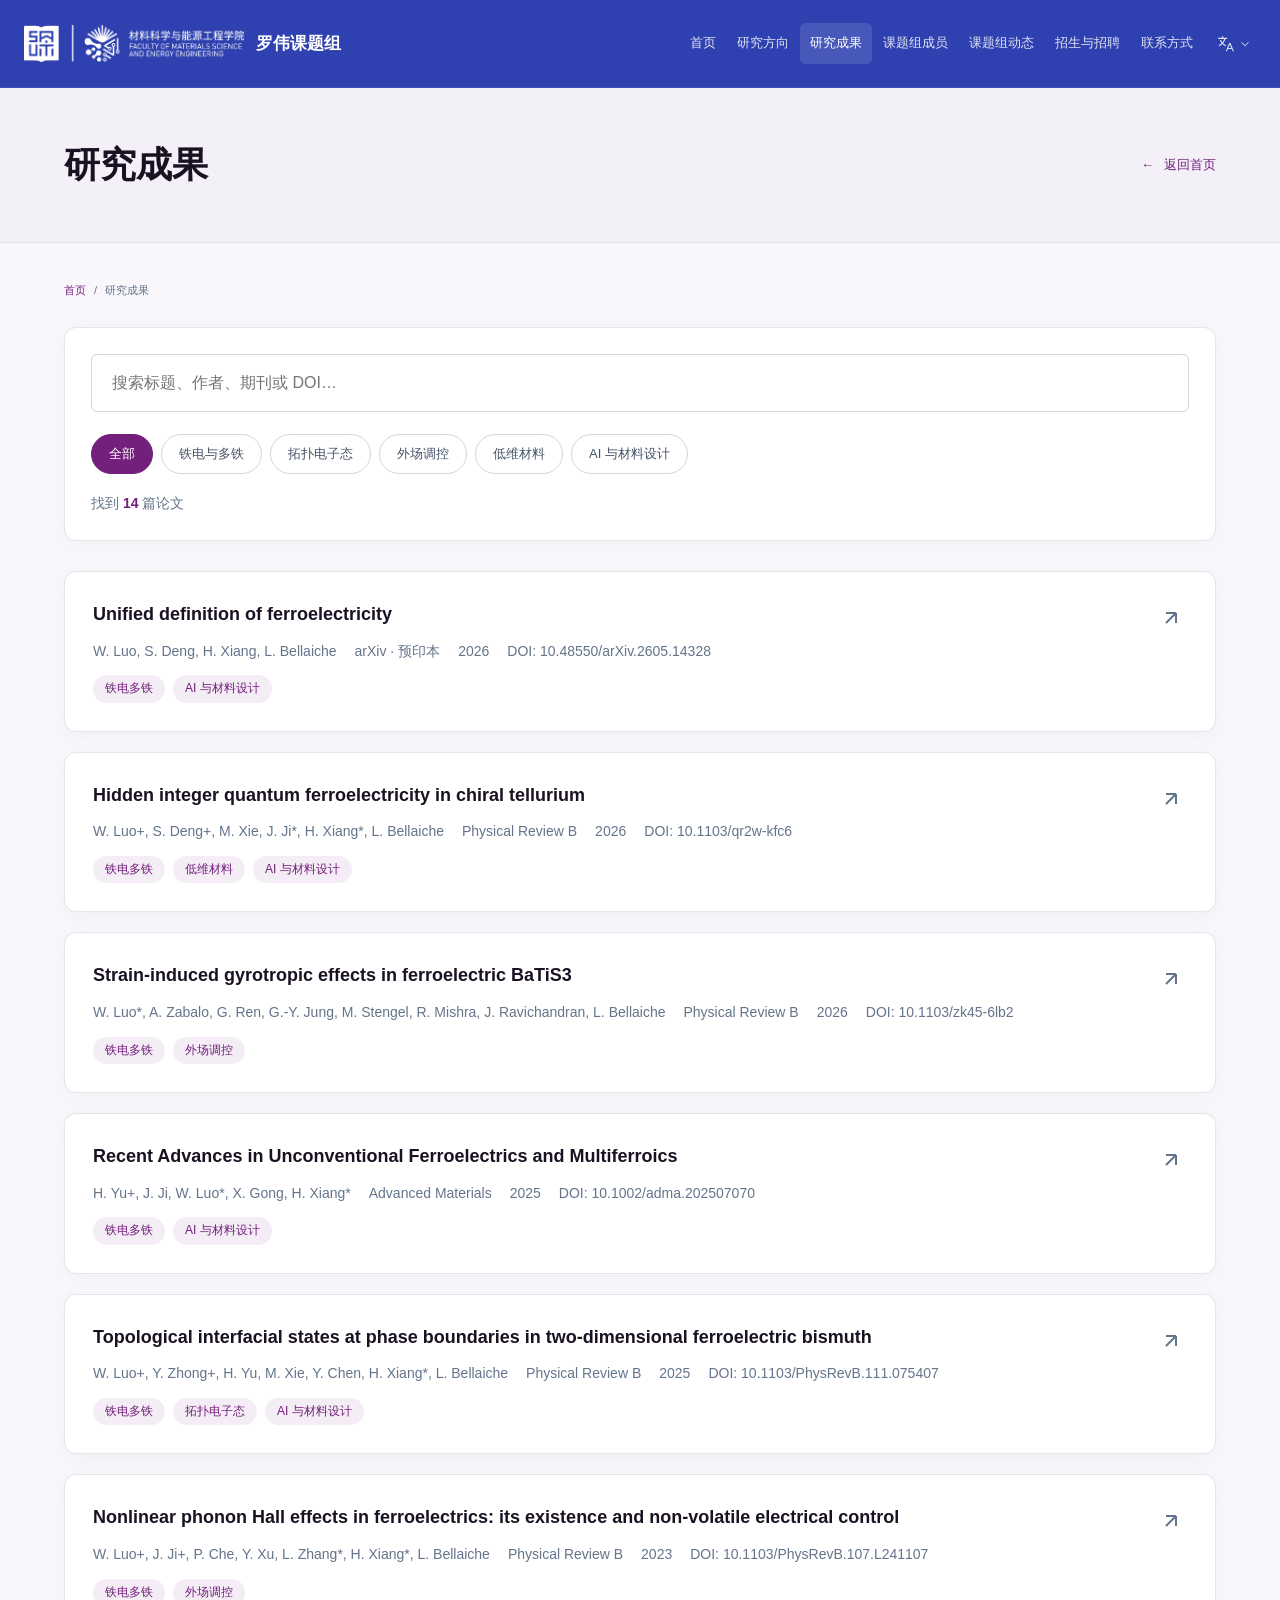
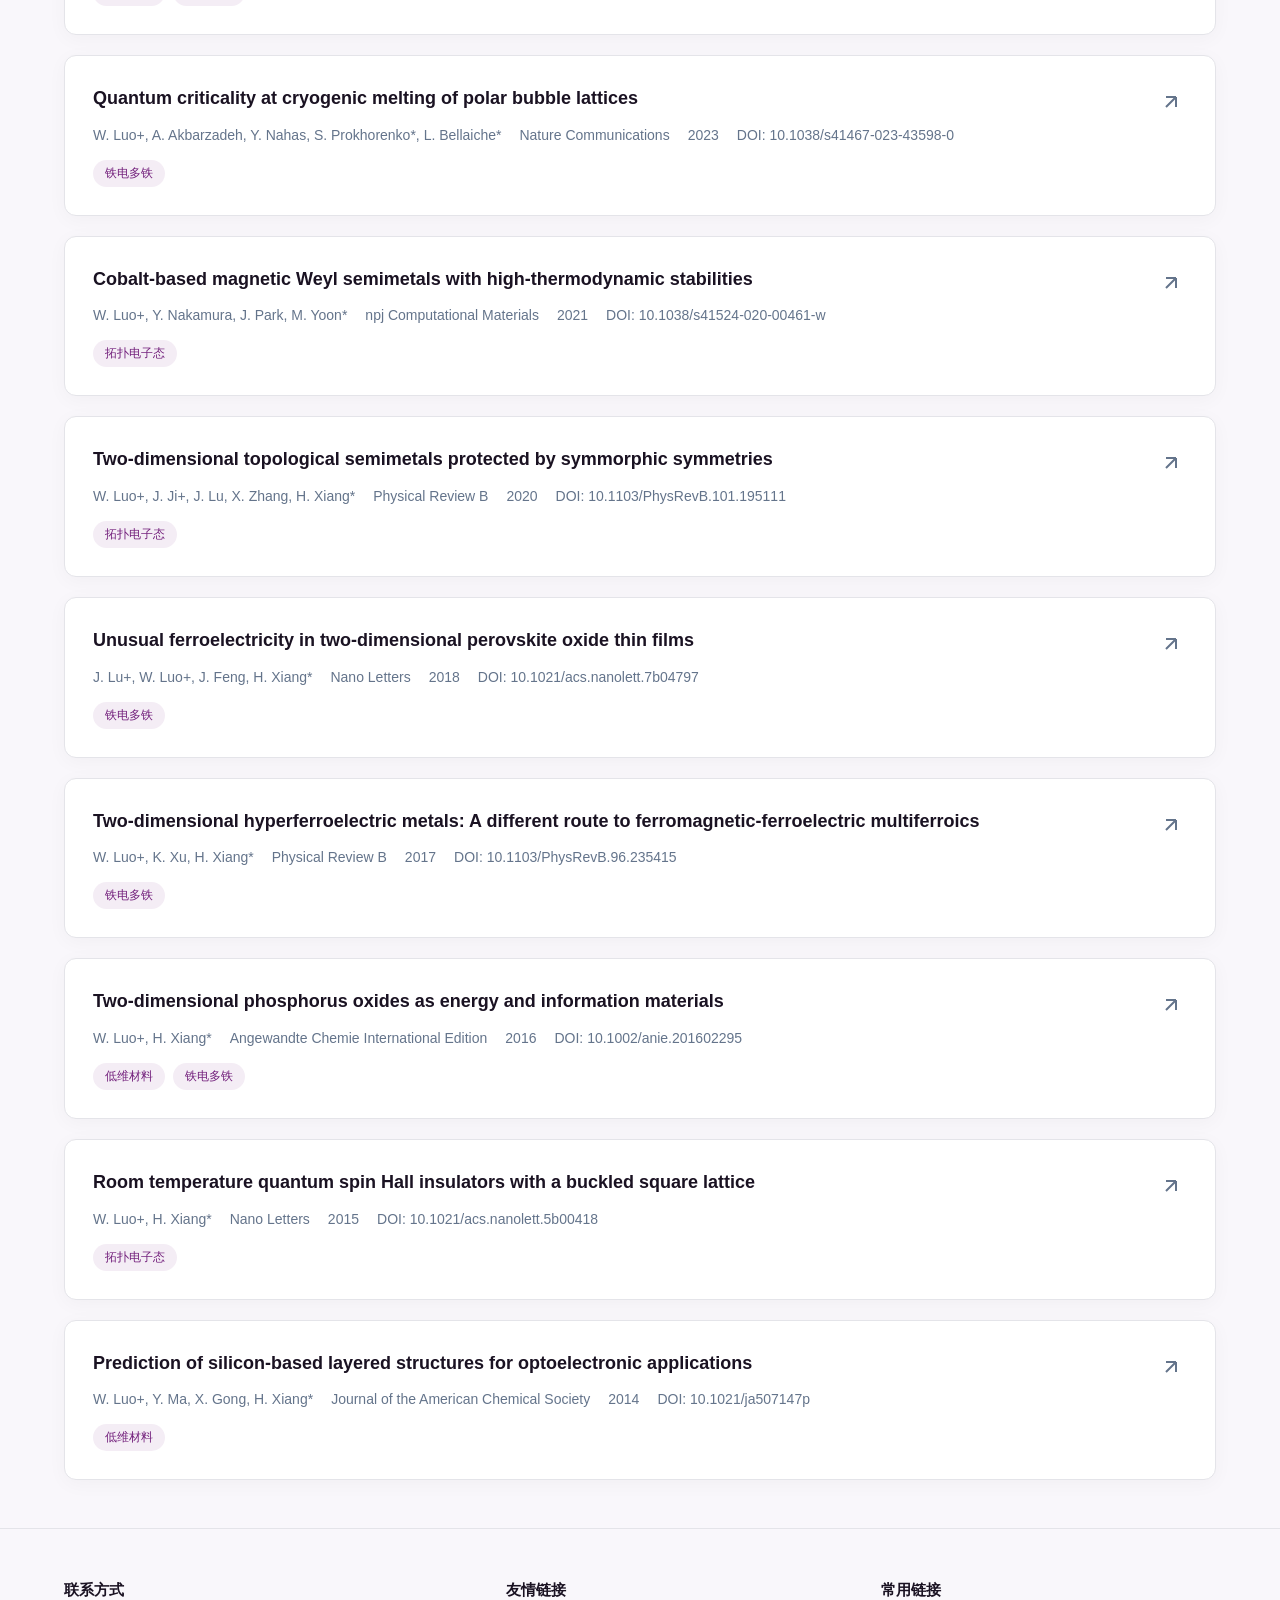
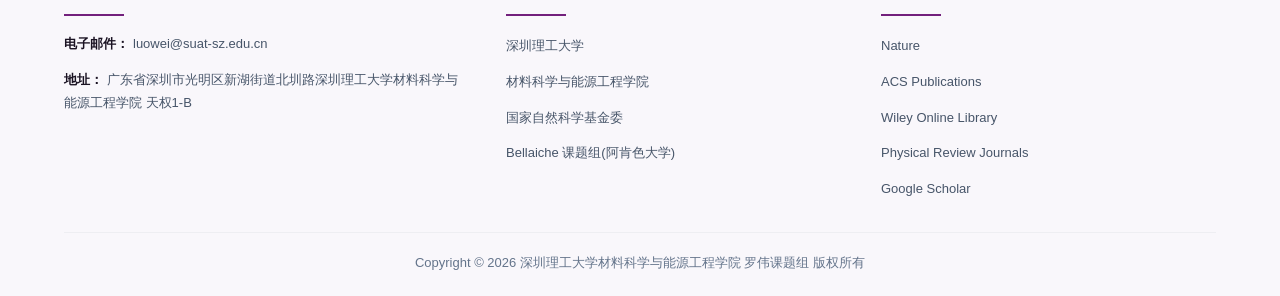
<file: publications.html>
<!doctype html>
<html lang="zh-CN">
<head>
    <meta charset="UTF-8" />
    <meta name="viewport" content="width=device-width, initial-scale=1.0" />
    <meta name="theme-color" content="#73207c" />
    <title>研究成果 - 罗伟课题组</title>
    <meta name="description" content="罗伟课题组研究论文与代表性研究成果。" />
    <link rel="icon" href="favicon.svg?v=suat" type="image/svg+xml" />
    <link rel="stylesheet" href="style.css?v=20261011-blue-language" />
</head>
<body data-page="publications">
    <a href="#main-content" class="skip-link">跳到主要内容</a>

    <!-- ═══ 导航栏 ═══ -->
    <nav class="navbar" id="navbar">
        <div class="nav-container">
            <div class="nav-logo">
                <a href="https://msee.suat-sz.edu.cn/" target="_blank" rel="noopener noreferrer" class="logo-link" aria-label="材料科学与能源工程学院官网">
                    <img src="logo.png" alt="材料科学与能源工程学院" class="logo-img" width="160" height="45" />
                </a>
                <a href="index.html#home" class="logo-text" data-zh="罗伟课题组" data-en="Luo Wei Group">罗伟课题组</a>
            </div>
            <div class="nav-links" id="navLinks"><a href="index.html#home" class="nav-item" data-zh="首页" data-en="Home">首页</a>
<a href="index.html#research" class="nav-item" data-zh="研究方向" data-en="Research">研究方向</a>
<a href="publications.html" class="nav-item active" aria-current="page" data-zh="研究成果" data-en="Publications">研究成果</a>
<a href="members.html" class="nav-item" data-zh="课题组成员" data-en="People">课题组成员</a>
<a href="news.html" class="nav-item" data-zh="课题组动态" data-en="Group Updates">课题组动态</a>
<a href="index.html#join" class="nav-item" data-zh="招生与招聘" data-en="Join Us">招生与招聘</a>
<a href="index.html#contact" class="nav-item" data-zh="联系方式" data-en="Contact">联系方式</a><div class="lang-dropdown" id="langDropdown">
                    <button class="lang-trigger" id="langTrigger" aria-label="切换语言" aria-expanded="false">
                        <svg viewBox="0 0 32 32" aria-hidden="true">
                            <path fill="currentColor" d="M27.85 29H30l-6-15h-2.35l-6 15h2.15l1.6-4h6.85zm-7.65-6 2.62-6.56L25.45 23zM18 7V5h-7V2H9v3H2v2h10.74a14.7 14.7 0 0 1-3.19 6.18A13.5 13.5 0 0 1 7.26 9h-2.1a16.5 16.5 0 0 0 3 5.58A16.8 16.8 0 0 1 3 18l.75 1.86A18.5 18.5 0 0 0 9.53 16a16.9 16.9 0 0 0 5.76 3.84L16 18a14.5 14.5 0 0 1-5.12-3.37A17.64 17.64 0 0 0 14.8 7z"/>
                        </svg>
                        <svg class="caret" viewBox="0 0 32 32" aria-hidden="true">
                            <path fill="currentColor" d="M16 22 6 12l1.4-1.4 8.6 8.6 8.6-8.6L26 12z"/>
                        </svg>
                    </button>
                    <div class="lang-menu" id="langMenu" role="menu">
                        <button class="lang-option active" data-lang="zh" role="menuitem">简体中文</button>
                        <button class="lang-option" data-lang="en" role="menuitem">English</button>
                    </div>
                </div>
            </div>
            <button class="mobile-toggle" id="mobileToggle" aria-label="打开菜单" aria-controls="navLinks" aria-expanded="false">
                <span></span>
                <span></span>
                <span></span>
            </button>
        </div>
    </nav>

    <main id="main-content"><section class="page-banner"><div class="container page-banner-inner"><h1 data-zh="研究成果" data-en="Publications">研究成果</h1><a href="index.html" class="page-home-link"><span aria-hidden="true">←</span><span data-zh="返回首页" data-en="Back to Home">返回首页</span></a></div></section>
        <!-- ═══ 团队介绍 ═══ -->
        <section class="section publications" id="publications">
            <div class="container">
                <div class="archive-breadcrumb"><a href="index.html" data-zh="首页" data-en="Home">首页</a><span aria-hidden="true">/</span><span data-zh="研究成果" data-en="Publications">研究成果</span></div><div class="search-box"><div class="search-input-wrapper"><label class="sr-only" for="searchInput"><span data-zh="搜索论文" data-en="Search Publications">搜索论文</span></label><input type="search" id="searchInput" placeholder="搜索标题、作者、期刊或 DOI…" data-zh-placeholder="搜索标题、作者、期刊或 DOI…" data-en-placeholder="Search title, author, journal or DOI…"><button id="searchClear" aria-label="清除搜索" type="button">×</button></div><div class="search-filters"><button class="filter-btn active" data-filter="all" aria-pressed="true"><span data-zh="全部" data-en="All">全部</span></button><button class="filter-btn" data-filter="ferroic" aria-pressed="false"><span data-zh="铁电与多铁" data-en="Ferroic">铁电与多铁</span></button><button class="filter-btn" data-filter="topological" aria-pressed="false"><span data-zh="拓扑电子态" data-en="Topological">拓扑电子态</span></button><button class="filter-btn" data-filter="fieldcontrol" aria-pressed="false"><span data-zh="外场调控" data-en="Field Control">外场调控</span></button><button class="filter-btn" data-filter="lowdimensional" aria-pressed="false"><span data-zh="低维材料" data-en="Low-dimensional">低维材料</span></button><button class="filter-btn" data-filter="ai" aria-pressed="false"><span data-zh="AI 与材料设计" data-en="AI &amp; Materials Design">AI 与材料设计</span></button></div><p class="search-stats" aria-live="polite"><span data-zh="找到" data-en="Found">找到</span> <strong id="resultCount">14</strong> <span data-zh="篇论文" data-en="Publications">篇论文</span></p></div><div class="publication-list" id="publicationList">
                    <!-- 论文列表由 JavaScript 动态渲染 -->
                </div>
            </div>
        </section>
    </main>

    <!-- ═══ Footer ═══ -->
    <footer class="footer">
        <div class="container">
            <div class="footer-content">
                <div class="footer-column">
                    <h4 class="footer-column-title" data-zh="联系方式" data-en="Contact">联系方式</h4>
                    <div class="footer-contact-info">
                        <p><strong data-zh="电子邮件：" data-en="Email: ">电子邮件：</strong>luowei@suat-sz.edu.cn</p>
                        <p><strong data-zh="地址：" data-en="Address: ">地址：</strong><span data-zh="广东省深圳市光明区新湖街道北圳路深圳理工大学材料科学与能源工程学院 天权1-B" data-en="Tianquan 1-B, School of Materials Science and Energy Engineering, Shenzhen University of Advanced Technology, Beizhen Road, Xinhu Subdistrict, Guangming District, Shenzhen, Guangdong, China">广东省深圳市光明区新湖街道北圳路深圳理工大学材料科学与能源工程学院 天权1-B</span></p>
                    </div>
                </div>
                <div class="footer-column">
                    <h4 class="footer-column-title" data-zh="友情链接" data-en="Friendly Links">友情链接</h4>
                    <ul class="footer-link-list">
                        <li><a href="https://www.suat-sz.edu.cn/" target="_blank" rel="noopener noreferrer" data-zh="深圳理工大学" data-en="Shenzhen University of Advanced Technology">深圳理工大学</a></li>
                        <li><a href="https://msee.suat-sz.edu.cn/" target="_blank" rel="noopener noreferrer" data-zh="材料科学与能源工程学院" data-en="School of Materials Science and Energy Engineering">材料科学与能源工程学院</a></li>
                        <li><a href="https://www.nsfc.gov.cn/" target="_blank" rel="noopener noreferrer" data-zh="国家自然科学基金委" data-en="National Natural Science Foundation">国家自然科学基金委</a></li>
                        <li><a href="https://ccmp.uark.edu/" target="_blank" rel="noopener noreferrer" data-zh="Bellaiche 课题组(阿肯色大学)" data-en="Bellaiche Group (Univ. of Arkansas)">Bellaiche 课题组(阿肯色大学)</a></li>
                    </ul>
                </div>
                <div class="footer-column">
                    <h4 class="footer-column-title" data-zh="常用链接" data-en="Useful Links">常用链接</h4>
                    <ul class="footer-link-list">
                        <li><a href="https://www.nature.com/" target="_blank" rel="noopener noreferrer">Nature</a></li>
                        <li><a href="https://pubs.acs.org/" target="_blank" rel="noopener noreferrer">ACS Publications</a></li>
                        <li><a href="https://onlinelibrary.wiley.com/" target="_blank" rel="noopener noreferrer">Wiley Online Library</a></li>
                        <li><a href="https://journals.aps.org/" target="_blank" rel="noopener noreferrer">Physical Review Journals</a></li>
                        <li><a href="https://scholar.google.com/" target="_blank" rel="noopener noreferrer">Google Scholar</a></li>
                    </ul>
                </div>
            </div>
            <div class="footer-bottom">
                <p data-zh="Copyright © 2026 深圳理工大学材料科学与能源工程学院 罗伟课题组 版权所有" data-en="Copyright © 2026 Luo Wei Group, School of Materials Science and Energy Engineering, Shenzhen University of Advanced Technology. All Rights Reserved.">Copyright © 2026 深圳理工大学材料科学与能源工程学院 罗伟课题组 版权所有</p>
            </div>
        </div>
    </footer>

    <script src="script.js?v=20261011-huang-avatar"></script>
</body>
</html>
</file>
<file: style.css>
/* ════════════════════════════════════════
   罗伟教授课题组网站样式表（浅色主题）
   Shenzhen University of Advanced Technology
   School of Materials — Prof. Luo Wei Group
   ════════════════════════════════════════ */

/* ═══ CSS 变量 ═══ */
:root {
    --primary: #73207c;
    --primary-dark: #5a185f;
    --primary-light: #b56ec0;
    --accent: #d4a853;
    --bg: #ffffff;
    --bg-secondary: #f9f7fb;
    --bg-tertiary: #f2eef5;
    --bg-card: #ffffff;
    --bg-card-hover: #f8fafc;
    --bg-card-dark: #1a1222;
    --bg-card-dark-hover: #271d33;
    --bg-input-dark: #120c18;
    --text-primary: #1a1222;
    --text-secondary: #475569;
    --text-tertiary: #64748b;
    --border: rgba(0, 0, 0, 0.08);
    --border-light: rgba(0, 0, 0, 0.05);
    --shadow: 0 4px 24px rgba(0, 0, 0, 0.08);
    --shadow-lg: 0 12px 48px rgba(0, 0, 0, 0.12);
    --radius-sm: 8px;
    --radius-md: 16px;
    --radius-lg: 24px;
    --radius-xl: 32px;
    --transition: color 0.3s cubic-bezier(0.4, 0, 0.2, 1),
                 background-color 0.3s cubic-bezier(0.4, 0, 0.2, 1),
                 border-color 0.3s cubic-bezier(0.4, 0, 0.2, 1),
                 transform 0.3s cubic-bezier(0.4, 0, 0.2, 1),
                 box-shadow 0.3s cubic-bezier(0.4, 0, 0.2, 1),
                 opacity 0.3s cubic-bezier(0.4, 0, 0.2, 1);
    --font-display: "Inter", "PingFang SC", "Microsoft YaHei", -apple-system, BlinkMacSystemFont, "Segoe UI", sans-serif;
    --font-body: -apple-system, BlinkMacSystemFont, "Segoe UI", "PingFang SC", "Microsoft YaHei", sans-serif;
}

/* ═══ 基础重置 ═══ */
*, *::before, *::after {
    margin: 0;
    padding: 0;
    box-sizing: border-box;
}

html {
    scroll-behavior: smooth;
    font-size: 16px;
}

body {
    font-family: var(--font-body);
    background: var(--bg);
    color: var(--text-primary);
    line-height: 1.6;
    overflow-x: hidden;
    -webkit-font-smoothing: antialiased;
}

a {
    color: inherit;
    text-decoration: none;
}

img {
    max-width: 100%;
    height: auto;
    display: block;
}

button {
    font-family: inherit;
    cursor: pointer;
    border: none;
    background: none;
    color: inherit;
}

button:focus-visible,
a:focus-visible,
input:focus-visible,
textarea:focus-visible,
select:focus-visible {
    outline: 2px solid var(--primary);
    outline-offset: 2px;
}

input, textarea, select {
    font-family: inherit;
    outline: none;
}

input:focus-visible,
textarea:focus-visible,
select:focus-visible {
    outline: 2px solid var(--primary-light);
    outline-offset: 2px;
}

html {
    -webkit-tap-highlight-color: transparent;
}

body {
    touch-action: manipulation;
}

::selection {
    background: var(--primary);
    color: #fff;
}

/* ═══ 滚动条 ═══ */
::-webkit-scrollbar {
    width: 8px;
}

::-webkit-scrollbar-track {
    background: var(--bg-secondary);
}

::-webkit-scrollbar-thumb {
    background: rgba(0, 0, 0, 0.15);
    border-radius: 4px;
}

::-webkit-scrollbar-thumb:hover {
    background: rgba(0, 0, 0, 0.25);
}

/* ═══ 通用容器 ═══ */
.container {
    max-width: 1200px;
    margin: 0 auto;
    padding: 0 24px;
}

.section {
    padding: 100px 0;
    position: relative;
    scroll-margin-top: 96px;
}

.section-header {
    text-align: center;
    margin-bottom: 64px;
}

.section-title {
    font-family: var(--font-display);
    font-size: clamp(32px, 5vw, 48px);
    font-weight: 700;
    margin-bottom: 16px;
    color: var(--text-primary);
    text-wrap: balance;
}

.section-desc {
    font-size: 17px;
    color: var(--text-secondary);
    max-width: 600px;
    margin: 0 auto;
    text-wrap: balance;
}

.skip-link {
    position: absolute;
    top: -60px;
    left: 0;
    background: #000;
    color: #fff;
    padding: 8px 16px;
    z-index: 10000;
    transition: top 0.3s;
    text-decoration: none;
    border-radius: 0 0 8px 0;
}

.skip-link:focus {
    top: 0;
}

/* ═══ 导航栏 ═══ */
.navbar {
    position: fixed;
    top: 0;
    left: 0;
    right: 0;
    z-index: 1000;
    height: 88px;
    background: var(--primary);
    border-bottom: 1px solid rgba(255, 255, 255, 0.08);
    transition: var(--transition);
}

.navbar.scrolled {
    background: var(--primary);
    box-shadow: 0 4px 20px rgba(0, 0, 0, 0.15);
}

.navbar.hidden {
    transform: translateY(-100%);
}

.nav-container {
    max-width: 100%;
    margin: 0 auto;
    padding: 0 48px;
    height: 100%;
    display: flex;
    align-items: center;
    justify-content: space-between;
}

.nav-logo {
    display: flex;
    align-items: center;
    gap: 14px;
}

.logo-link {
    display: flex;
    align-items: center;
    transition: var(--transition);
}

.logo-link:hover {
    opacity: 0.85;
}

.logo-img {
    height: 45px;
    width: auto;
    padding: 4px 8px;
    object-fit: contain;
    transition: var(--transition);
}

.logo-text {
    font-size: 20px;
    font-weight: 700;
    color: #ffffff;
    text-decoration: none;
    transition: var(--transition);
}

.logo-text:hover {
    opacity: 0.85;
}

.nav-links {
    display: flex;
    align-items: center;
    gap: 8px;
}

.nav-item {
    padding: 10px 16px;
    font-size: 15px;
    font-weight: 500;
    color: rgba(255, 255, 255, 0.85);
    border-radius: var(--radius-sm);
    transition: var(--transition);
    position: relative;
}

.nav-item:hover,
.nav-item.active {
    color: #ffffff;
    background: rgba(255, 255, 255, 0.12);
}

/* ═══ 语言切换（地球下拉样式）═══ */
.lang-dropdown {
    position: relative;
    margin-left: 8px;
}

.lang-trigger {
    display: flex;
    align-items: center;
    justify-content: center;
    gap: 4px;
    width: 40px;
    height: 40px;
    color: rgba(255, 255, 255, 0.85);
    border-radius: var(--radius-sm);
    transition: var(--transition);
}

.lang-trigger:hover {
    color: #ffffff;
    background: rgba(255, 255, 255, 0.12);
}

.lang-trigger svg {
    width: 18px;
    height: 18px;
}

.lang-trigger .caret {
    width: 12px;
    height: 12px;
    transition: transform 0.2s;
}

.lang-dropdown.open .caret {
    transform: rotate(180deg);
}

.lang-menu {
    position: absolute;
    top: calc(100% + 8px);
    right: 0;
    min-width: 150px;
    background: var(--nav-background);
    border: 1px solid rgba(255, 255, 255, 0.1);
    border-radius: var(--radius-md);
    padding: 8px;
    box-shadow: 0 12px 48px rgba(0, 0, 0, 0.25);
    opacity: 0;
    visibility: hidden;
    transform: translateY(-8px);
    transition: opacity 0.2s ease, visibility 0.2s ease, transform 0.2s ease;
    z-index: 1001;
}

.lang-dropdown.open .lang-menu {
    opacity: 1;
    visibility: visible;
    transform: translateY(0);
}

.lang-option {
    display: block;
    width: 100%;
    padding: 10px 14px;
    font-size: 14px;
    font-weight: 500;
    color: rgba(255, 255, 255, 0.8);
    border-radius: var(--radius-sm);
    text-align: left;
    transition: var(--transition);
}

.lang-option:hover {
    background: rgba(255, 255, 255, 0.1);
    color: #ffffff;
}

.lang-option.active {
    color: #c78be0;
    font-weight: 600;
}

.mobile-toggle {
    display: none;
    flex-direction: column;
    gap: 5px;
    padding: 8px;
    z-index: 1002;
}

.mobile-toggle span {
    display: block;
    width: 24px;
    height: 2px;
    background: #ffffff;
    transition: var(--transition);
}

.mobile-toggle.active span:nth-child(1) {
    transform: rotate(45deg) translate(5px, 5px);
}

.mobile-toggle.active span:nth-child(2) {
    opacity: 0;
}

.mobile-toggle.active span:nth-child(3) {
    transform: rotate(-45deg) translate(5px, -5px);
}

/* ═══ Hero 区域 ═══ */
.hero {
    position: relative;
    min-height: 100vh;
    display: flex;
    align-items: center;
    justify-content: center;
    overflow: hidden;
    padding-top: 88px;
    background: linear-gradient(135deg, #b9c8ce 0%, #d2cde0 50%, #e2dde9 100%);
}

/* 朦胧亚克力质感：粒子层之上叠加柔和白色雾气 */
.hero::before {
    content: '';
    position: absolute;
    inset: 0;
    background: radial-gradient(ellipse at 50% 30%, rgba(255, 255, 255, 0.3) 0%, rgba(255, 255, 255, 0) 60%);
    z-index: 1;
    pointer-events: none;
}

.particle-canvas {
    position: absolute;
    top: 0;
    left: 0;
    width: 100%;
    height: 100%;
    z-index: 0;
    opacity: 1;
    display: block;
}

.hero-content {
    position: relative;
    z-index: 2;
    width: 100%;
    max-width: 1120px;
    padding: 48px 24px;
}

.hero-split {
    display: flex;
    align-items: center;
    gap: 64px;
}

.hero-main {
    flex: 1.15;
    min-width: 0;
}

.hero-label {
    font-size: 14px;
    font-weight: 600;
    color: #666;
    letter-spacing: 1.5px;
    text-transform: uppercase;
    margin-bottom: 16px;
}

.hero-title {
    font-family: var(--font-display);
    font-size: clamp(32px, 4vw, 52px);
    font-weight: 800;
    line-height: 1.25;
    letter-spacing: -0.01em;
    color: #111;
    margin-bottom: 20px;
    text-wrap: balance;
}

.hero-subtitle {
    font-size: 17px;
    color: #555;
    max-width: 480px;
    margin-bottom: 28px;
    line-height: 1.6;
    text-wrap: balance;
}

.hero-positions {
    display: flex;
    flex-wrap: wrap;
    gap: 10px;
}

.position-tag {
    display: inline-flex;
    align-items: center;
    padding: 8px 16px;
    font-size: 14px;
    font-weight: 500;
    color: var(--primary);
    background: rgba(115, 32, 124, 0.08);
    border: 1px solid rgba(115, 32, 124, 0.2);
    border-radius: 999px;
}

.position-tag-accent {
    color: #7a5c1c;
    background: rgba(212, 168, 83, 0.15);
    border-color: rgba(212, 168, 83, 0.35);
}

/* ═══ Hero 内的简介卡片（常驻，不再需要点击） ═══ */
.hero-intro-card {
    flex: 1;
    min-width: 0;
    background: rgba(255, 255, 255, 0.85);
    backdrop-filter: blur(12px);
    -webkit-backdrop-filter: blur(12px);
    border: 1px solid rgba(255, 255, 255, 0.6);
    border-radius: var(--radius-md);
    box-shadow: var(--shadow-lg);
    padding: 36px;
    text-align: left;
}

.hero-intro-title {
    font-size: 20px;
    font-weight: 700;
    color: #111;
    margin-bottom: 14px;
}

.hero-intro-summary {
    font-size: 15px;
    color: #444;
    line-height: 1.75;
    margin-bottom: 18px;
}

.hero-intro-link {
    display: inline-flex;
    align-items: center;
    gap: 4px;
    font-size: 14px;
    font-weight: 600;
    color: var(--primary);
    transition: var(--transition);
}

.hero-intro-link:hover {
    color: var(--primary-dark);
    gap: 8px;
}

/* ═══ 导师简介（完整版） ═══ */
.about-content {
    margin: 0;
    display: grid;
    grid-template-columns: 260px 1fr;
    gap: 64px;
    align-items: center;
}

.about-photo {
    display: flex;
    align-items: center;
    justify-content: flex-start;
    margin-left: -16px;
}

.about-photo-img {
    width: 100%;
    aspect-ratio: 3 / 4;
    object-fit: cover;
    object-position: center top;
    border-radius: var(--radius-md);
    box-shadow: var(--shadow);
    display: block;
}

.about-text {
    min-width: 0;
}

.about-title {
    font-family: var(--font-display);
    font-size: clamp(30px, 4.5vw, 44px);
    font-weight: 700;
    color: var(--text-primary);
    line-height: 1.2;
    margin-bottom: 8px;
    text-align: center;
    text-wrap: balance;
}

.about-subtitle {
    font-size: 15px;
    color: var(--primary);
    font-weight: 600;
    margin-bottom: 28px;
    text-align: center;
}

.about-content p {
    font-size: 16px;
    color: #444;
    line-height: 1.9;
    text-align: left;
    margin-bottom: 20px;
}

.about-content p:first-of-type {
    color: #222;
}

.about-content p:last-of-type {
    margin-bottom: 0;
    padding-top: 20px;
    border-top: 1px solid var(--border);
}

@media (max-width: 768px) {
    .about-content {
        grid-template-columns: 1fr;
        gap: 32px;
    }
    .about-photo {
        justify-content: center;
        margin-left: 0;
    }
    .about-photo-img {
        max-width: 260px;
    }
}

/* ═══ 研究内容 ═══ */
.research {
    background: var(--bg);
}

.research-grid {
    display: grid;
    grid-template-columns: repeat(3, 1fr);
    gap: 24px;
}

.research-card {
    display: flex;
    flex-direction: column;
    background: var(--bg-card);
    border: 1px solid var(--border);
    border-radius: var(--radius-md);
    padding: 36px;
    transition: var(--transition);
    position: relative;
    overflow: hidden;
}

.research-card::before {
    content: '';
    position: absolute;
    top: 0;
    left: 0;
    width: 100%;
    height: 3px;
    background: linear-gradient(90deg, var(--primary), var(--accent));
    transform: scaleX(0);
    transform-origin: left;
    transition: transform 0.4s ease;
    z-index: 2;
}

.research-card:hover {
    background: var(--bg-card-hover);
    border-color: rgba(115, 32, 124, 0.3);
    transform: translateY(-6px);
    box-shadow: var(--shadow-lg);
}

.research-card:hover::before {
    transform: scaleX(1);
}

.research-card-bg {
    padding: 0;
    min-height: 360px;
    background-size: cover;
    background-position: center;
    background-repeat: no-repeat;
}

.research-card-bg-fp {
    background-color: #f2eef8;
    background-image:
        radial-gradient(circle at 25% 25%, rgba(115, 32, 124, 0.12) 0%, transparent 40%),
        radial-gradient(circle at 75% 75%, rgba(115, 32, 124, 0.08) 0%, transparent 35%),
        linear-gradient(135deg, rgba(115, 32, 124, 0.05) 0%, transparent 50%);
}

.research-card-bg-ml {
    background-color: #f0f3f8;
    background-image:
        radial-gradient(circle at 20% 80%, rgba(115, 32, 124, 0.1) 0%, transparent 30%),
        radial-gradient(circle at 80% 20%, rgba(115, 32, 124, 0.08) 0%, transparent 35%),
        linear-gradient(45deg, rgba(115, 32, 124, 0.04) 0%, transparent 50%);
}

.research-card-bg-ai {
    background-color: #f8f0f5;
    background-image:
        radial-gradient(circle at 50% 50%, rgba(115, 32, 124, 0.1) 0%, transparent 45%),
        radial-gradient(circle at 30% 70%, rgba(115, 32, 124, 0.08) 0%, transparent 30%),
        linear-gradient(225deg, rgba(115, 32, 124, 0.05) 0%, transparent 50%);
}

.research-card-overlay {
    position: absolute;
    inset: 0;
    background: linear-gradient(135deg, rgba(255, 255, 255, 0.72) 0%, rgba(255, 255, 255, 0.42) 50%, rgba(115, 32, 124, 0.12) 100%);
    z-index: 1;
    transition: var(--transition);
}

.research-card:hover .research-card-overlay {
    background: linear-gradient(135deg, rgba(255, 255, 255, 0.62) 0%, rgba(255, 255, 255, 0.32) 50%, rgba(115, 32, 124, 0.18) 100%);
}

.research-card-content {
    position: relative;
    z-index: 2;
    padding: 36px;
    display: flex;
    flex-direction: column;
    height: 100%;
}

.research-icon {
    font-size: 40px;
    margin-bottom: 20px;
}

.research-card h3 {
    font-size: 20px;
    font-weight: 700;
    margin-bottom: 12px;
    color: var(--text-primary);
}

.research-card p {
    font-size: 15px;
    color: var(--text-secondary);
    line-height: 1.7;
    margin-bottom: 20px;
}

.card-link {
    display: inline-flex;
    align-items: center;
    align-self: flex-start;
    padding: 10px 20px;
    font-size: 14px;
    font-weight: 600;
    color: #ffffff;
    background: var(--primary);
    border: 1px solid var(--primary);
    border-radius: 999px;
    margin-top: auto;
    transition: var(--transition);
}

.research-card:hover .card-link {
    background: var(--primary-dark);
    border-color: var(--primary-dark);
    box-shadow: 0 8px 24px rgba(115, 32, 124, 0.25);
}

/* ═══ 团队成员 ═══ */
.team {
    background: var(--bg-secondary);
}

.team-grid {
    display: grid;
    grid-template-columns: repeat(2, 1fr);
    gap: 24px;
}

.team-member {
    background: var(--bg-card);
    border: 1px solid var(--border);
    border-radius: var(--radius-md);
    padding: 32px;
    display: flex;
    gap: 24px;
    align-items: flex-start;
    transition: var(--transition);
}

.team-member:hover {
    background: var(--bg-card-hover);
    border-color: rgba(115, 32, 124, 0.3);
    transform: translateY(-4px);
    box-shadow: var(--shadow);
}

.team-member.leader {
    grid-column: span 2;
    background: linear-gradient(135deg, rgba(115, 32, 124, 0.08) 0%, rgba(212, 168, 83, 0.05) 100%);
    border-color: rgba(115, 32, 124, 0.2);
}

.member-avatar {
    width: 80px;
    height: 80px;
    min-width: 80px;
    border-radius: 50%;
    background: linear-gradient(135deg, var(--primary) 0%, var(--accent) 100%);
    display: flex;
    align-items: center;
    justify-content: center;
    font-size: 36px;
    overflow: hidden;
}

.member-avatar-text {
    font-size: 32px;
    font-weight: 700;
    color: #ffffff;
}

.member-avatar-emoji {
    font-size: 36px;
    line-height: 1;
}

.member-avatar-img {
    width: 100%;
    height: 100%;
    object-fit: cover;
    object-position: center top;
}

.team-member.leader .member-avatar {
    width: 100px;
    height: 100px;
    min-width: 100px;
}

.team-member.leader .member-avatar-text {
    font-size: 42px;
}

.team-member.leader .member-avatar-emoji {
    font-size: 48px;
}

.member-info h3 {
    font-size: 20px;
    font-weight: 700;
    margin-bottom: 6px;
    color: var(--text-primary);
}

.member-role {
    font-size: 14px;
    color: var(--primary);
    font-weight: 600;
    margin-bottom: 12px;
}

.member-desc {
    font-size: 15px;
    color: var(--text-secondary);
    line-height: 1.7;
}

/* ═══ 论文检索 ═══ */
.publications {
    background: var(--bg);
}

.publications-preview {
    background: var(--bg-secondary);
}

.view-all-wrapper {
    text-align: center;
    margin-top: 32px;
}

.view-all-link {
    display: inline-flex;
    align-items: center;
    gap: 8px;
    padding: 14px 32px;
    font-size: 15px;
    font-weight: 600;
    color: #ffffff;
    background: linear-gradient(135deg, var(--primary) 0%, var(--primary-dark) 100%);
    border-radius: var(--radius-sm);
    transition: var(--transition);
}

.view-all-link:hover {
    transform: translateY(-2px);
    box-shadow: 0 8px 24px rgba(115, 32, 124, 0.25);
}

.search-box {
    background: var(--bg-card);
    border: 1px solid var(--border);
    border-radius: var(--radius-md);
    padding: 32px;
    margin-bottom: 40px;
    box-shadow: var(--shadow);
}

.search-input-wrapper {
    position: relative;
    margin-bottom: 20px;
}

.search-icon {
    position: absolute;
    left: 18px;
    top: 50%;
    transform: translateY(-50%);
    width: 22px;
    height: 22px;
    color: var(--text-tertiary);
    pointer-events: none;
}

.search-input {
    width: 100%;
    padding: 16px 48px 16px 52px;
    font-size: 16px;
    color: var(--text-primary);
    background: var(--bg-secondary);
    border: 1px solid var(--border);
    border-radius: var(--radius-md);
    transition: var(--transition);
}

.search-input::placeholder {
    color: var(--text-tertiary);
}

.search-input:focus {
    border-color: var(--primary-light);
    background: var(--bg-secondary);
    box-shadow: 0 0 0 4px rgba(115, 32, 124, 0.12);
}

.search-clear {
    position: absolute;
    right: 16px;
    top: 50%;
    transform: translateY(-50%);
    width: 28px;
    height: 28px;
    border-radius: 50%;
    background: var(--bg-tertiary);
    color: var(--text-secondary);
    font-size: 20px;
    line-height: 1;
    display: none;
    align-items: center;
    justify-content: center;
    transition: var(--transition);
}

.search-clear:hover {
    background: var(--primary);
    color: #ffffff;
}

.search-clear.visible {
    display: flex;
}

.search-filters {
    display: flex;
    flex-wrap: wrap;
    gap: 10px;
    margin-bottom: 20px;
}

.filter-btn {
    padding: 8px 18px;
    font-size: 14px;
    font-weight: 500;
    color: var(--text-secondary);
    background: var(--bg-secondary);
    border: 1px solid var(--border);
    border-radius: 999px;
    transition: var(--transition);
}

.filter-btn:hover {
    border-color: var(--primary-light);
    color: var(--primary);
}

.filter-btn.active {
    background: var(--primary);
    border-color: var(--primary);
    color: #fff;
}

.search-stats {
    font-size: 14px;
    color: var(--text-tertiary);
}

.search-stats strong {
    color: var(--primary);
    font-weight: 700;
}

.publication-list {
    display: flex;
    flex-direction: column;
    gap: 16px;
}

.publication-item {
    background: var(--bg-card);
    border: 1px solid var(--border);
    border-radius: var(--radius-md);
    padding: 28px;
    transition: var(--transition);
    display: flex;
    gap: 20px;
    align-items: flex-start;
    box-shadow: var(--shadow);
    cursor: pointer;
}

.publication-item:hover {
    background: var(--bg-card-hover);
    border-color: rgba(115, 32, 124, 0.3);
    transform: translateX(8px);
    box-shadow: var(--shadow-lg);
}

.publication-item.hidden {
    display: none;
}

.pub-year {
    font-family: var(--font-display);
    font-size: 13px;
    font-weight: 700;
    color: #7a5c1c;
    background: rgba(212, 168, 83, 0.15);
    border: 1px solid rgba(212, 168, 83, 0.25);
    min-width: 52px;
    height: 52px;
    display: flex;
    align-items: center;
    justify-content: center;
    border-radius: var(--radius-sm);
    font-variant-numeric: tabular-nums;
}

.pub-content {
    flex: 1;
}

.pub-title {
    font-size: 17px;
    font-weight: 600;
    color: var(--text-primary);
    margin-bottom: 10px;
    line-height: 1.5;
}

.pub-meta {
    display: flex;
    flex-wrap: wrap;
    gap: 16px;
    font-size: 14px;
    color: var(--text-tertiary);
    margin-bottom: 12px;
}

.pub-meta span {
    display: flex;
    align-items: center;
    gap: 6px;
}

.pub-tags {
    display: flex;
    flex-wrap: wrap;
    gap: 8px;
}

.pub-tag {
    padding: 4px 12px;
    font-size: 12px;
    font-weight: 500;
    color: var(--primary);
    background: rgba(115, 32, 124, 0.08);
    border-radius: 999px;
}

.pub-link {
    color: var(--text-tertiary);
    transition: var(--transition);
    padding-top: 4px;
}

.pub-link:hover {
    color: var(--primary);
    transform: translateX(4px);
}

.representative-header {
    margin-top: 80px;
    margin-bottom: 48px;
}

.section-subtitle {
    font-size: clamp(24px, 3vw, 32px);
    font-weight: 700;
    color: var(--text-primary);
    position: relative;
    display: inline-block;
    padding-bottom: 12px;
}

.section-subtitle::after {
    content: '';
    position: absolute;
    left: 50%;
    bottom: 0;
    transform: translateX(-50%);
    width: 60px;
    height: 3px;
    background: linear-gradient(90deg, var(--primary), var(--accent));
    border-radius: 2px;
}

.load-more-wrapper {
    text-align: center;
    margin-top: 40px;
}

.load-more {
    display: inline-block;
    padding: 14px 36px;
    font-size: 15px;
    font-weight: 600;
    color: var(--primary);
    background: transparent;
    border: 1px solid var(--primary);
    border-radius: var(--radius-sm);
    transition: var(--transition);
}

.load-more:hover {
    background: var(--primary);
    border-color: var(--primary);
    color: #fff;
}

.load-more.hidden {
    display: none;
}

.no-results {
    text-align: center;
    padding: 60px 20px;
    color: var(--text-tertiary);
}

.no-results-icon {
    font-size: 48px;
    margin-bottom: 16px;
}

/* ═══ 新闻动态 ═══ */
.news {
    background: var(--bg-secondary);
}

.news-list {
    display: flex;
    flex-direction: column;
    gap: 20px;
}

.news-item {
    display: flex;
    gap: 24px;
    background: var(--bg-card);
    border: 1px solid var(--border);
    border-radius: var(--radius-md);
    padding: 28px;
    transition: var(--transition);
    box-shadow: var(--shadow);
}

.news-item:hover {
    background: var(--bg-card-hover);
    border-color: rgba(115, 32, 124, 0.3);
    transform: translateX(8px);
    box-shadow: var(--shadow-lg);
}

.news-date {
    min-width: 80px;
    display: flex;
    flex-direction: column;
    align-items: center;
    justify-content: center;
    padding: 16px;
    background: linear-gradient(135deg, rgba(115, 32, 124, 0.12) 0%, rgba(212, 168, 83, 0.08) 100%);
    border-radius: var(--radius-sm);
}

.news-day {
    font-size: 32px;
    font-weight: 800;
    color: var(--text-primary);
    line-height: 1;
}

.news-month {
    font-size: 13px;
    color: var(--text-secondary);
    margin-top: 4px;
}

.news-content h3 {
    font-size: 18px;
    font-weight: 600;
    margin-bottom: 10px;
    color: var(--text-primary);
}

.news-content p {
    font-size: 15px;
    color: var(--text-secondary);
    line-height: 1.7;
}

/* ═══ 联系我们 ═══ */
.contact {
    background: var(--bg);
}

.contact-grid {
    display: grid;
    grid-template-columns: 1fr 1fr;
    gap: 64px;
    align-items: start;
}

.contact-info .section-title {
    text-align: left;
}

.contact-desc {
    font-size: 16px;
    color: var(--text-secondary);
    line-height: 1.7;
    margin-bottom: 40px;
}

.contact-list {
    display: flex;
    flex-direction: column;
    gap: 24px;
}

.contact-item {
    display: flex;
    gap: 16px;
    padding: 20px;
    background: var(--bg-card);
    border: 1px solid var(--border);
    border-radius: var(--radius-md);
    transition: var(--transition);
    box-shadow: var(--shadow);
}

.contact-item:hover {
    transform: translateX(6px);
    border-color: rgba(115, 32, 124, 0.3);
    box-shadow: var(--shadow-lg);
}

.contact-icon {
    font-size: 24px;
    min-width: 32px;
    color: var(--primary);
}

.contact-item h4 {
    font-size: 15px;
    font-weight: 600;
    color: var(--text-primary);
    margin-bottom: 4px;
}

.contact-item p {
    font-size: 15px;
    color: var(--text-secondary);
    line-height: 1.6;
}

.contact-cta {
    background: var(--bg-card);
    border: 1px solid var(--border);
    border-radius: var(--radius-md);
    padding: 40px;
    display: flex;
    flex-direction: column;
    justify-content: center;
    align-items: center;
    text-align: center;
    height: 100%;
    box-shadow: var(--shadow);
}

.contact-cta h3 {
    font-size: 24px;
    font-weight: 700;
    color: var(--text-primary);
    margin-bottom: 16px;
}

.contact-cta p {
    font-size: 16px;
    color: var(--text-secondary);
    line-height: 1.7;
    margin-bottom: 28px;
}

.email-btn {
    display: inline-flex;
    align-items: center;
    gap: 10px;
    padding: 16px 32px;
    font-size: 16px;
    font-weight: 600;
    color: #fff;
    background: linear-gradient(135deg, var(--primary) 0%, var(--primary-dark) 100%);
    border-radius: var(--radius-sm);
    transition: var(--transition);
}

.email-btn:hover {
    transform: translateY(-2px);
    box-shadow: 0 8px 24px rgba(115, 32, 124, 0.25);
}

/* ═══ 毕业同学 ═══ */
.alumni {
    background: var(--bg-secondary);
}

.alumni-grid {
    display: grid;
    grid-template-columns: repeat(2, 1fr);
    gap: 20px;
}

.alumni-card {
    display: flex;
    gap: 20px;
    background: var(--bg-card);
    border: 1px solid var(--border);
    border-radius: var(--radius-md);
    padding: 24px;
    transition: var(--transition);
    box-shadow: var(--shadow);
}

.alumni-card:hover {
    transform: translateX(8px);
    border-color: rgba(115, 32, 124, 0.3);
    box-shadow: var(--shadow-lg);
}

.alumni-year {
    min-width: 70px;
    height: 70px;
    display: flex;
    align-items: center;
    justify-content: center;
    font-size: 20px;
    font-weight: 800;
    color: var(--primary);
    background: rgba(115, 32, 124, 0.08);
    border-radius: var(--radius-sm);
}

.alumni-info h3 {
    font-size: 18px;
    font-weight: 700;
    color: var(--text-primary);
    margin-bottom: 6px;
}

.alumni-degree {
    font-size: 14px;
    color: var(--primary);
    font-weight: 600;
    margin-bottom: 8px;
}

.alumni-destination {
    font-size: 14px;
    color: var(--text-secondary);
    line-height: 1.6;
}

.alumni-empty,
.news-empty {
    grid-column: 1 / -1;
    text-align: center;
    padding: 60px 20px;
    background: var(--bg-card);
    border: 1px solid var(--border);
    border-radius: var(--radius-md);
    box-shadow: var(--shadow);
}

.alumni-empty-icon,
.news-empty-icon {
    font-size: 48px;
    margin-bottom: 16px;
}

.alumni-empty p,
.news-empty p {
    font-size: 16px;
    color: var(--text-tertiary);
}

/* ═══ Footer 三栏布局 ═══ */
.footer {
    background: var(--bg-secondary);
    border-top: 1px solid var(--border);
    padding: 56px 0 24px;
}

.footer-content {
    display: grid;
    grid-template-columns: 1.2fr 1fr 1fr;
    gap: 48px;
    margin-bottom: 40px;
}

.footer-column-title {
    font-size: 16px;
    font-weight: 700;
    color: var(--text-primary);
    margin-bottom: 20px;
    padding-bottom: 12px;
    border-bottom: 2px solid var(--primary);
    display: inline-block;
}

.footer-contact-info p {
    font-size: 14px;
    color: var(--text-secondary);
    line-height: 1.8;
    margin-bottom: 12px;
}

.footer-contact-info strong {
    color: var(--text-primary);
    font-weight: 600;
    margin-right: 4px;
}

.footer-link-list {
    list-style: none;
    display: flex;
    flex-direction: column;
    gap: 10px;
}

.footer-link-list li a {
    font-size: 14px;
    color: var(--text-secondary);
    transition: var(--transition);
    display: inline-block;
}

.footer-link-list li a:hover {
    color: var(--primary);
    transform: translateX(4px);
}

.footer-bottom {
    text-align: center;
    padding-top: 24px;
    border-top: 1px solid var(--border-light);
}

.footer-bottom p {
    font-size: 13px;
    color: var(--text-tertiary);
}

/* ═══ 动画 ═══ */
@keyframes fadeInUp {
    from {
        opacity: 0;
        transform: translateY(30px);
    }
    to {
        opacity: 1;
        transform: translateY(0);
    }
}

[data-aos] {
    opacity: 0;
    transform: translateY(30px);
    transition: opacity 0.6s ease, transform 0.6s ease;
}

[data-aos].aos-animate {
    opacity: 1;
    transform: translateY(0);
}

/* ═══ 响应式设计 ═══ */
@media (max-width: 1024px) {
    .research-grid {
        grid-template-columns: 1fr;
    }
}

@media (max-width: 768px) {
    .navbar {
        height: 64px;
    }

    .nav-links {
        position: fixed;
        top: 88px;
        left: 0;
        right: 0;
        bottom: 0;
        background: var(--primary);
        flex-direction: column;
        align-items: center;
        justify-content: flex-start;
        padding-top: 40px;
        gap: 8px;
        transform: translateX(100%);
        transition: transform 0.3s ease;
        overscroll-behavior: contain;
    }

    .nav-links.active {
        transform: translateX(0);
    }

    .nav-item {
        font-size: 18px;
        padding: 16px 24px;
        width: 80%;
        text-align: center;
        color: rgba(255, 255, 255, 0.9);
    }

    .nav-item:hover,
    .nav-item.active {
        color: #ffffff;
        background: rgba(255, 255, 255, 0.12);
    }

    .lang-dropdown {
        margin-left: 0;
        margin-top: 16px;
    }

    .lang-menu {
        right: auto;
        left: 50%;
        transform: translateX(-50%) translateY(-8px);
    }

    .lang-dropdown.open .lang-menu {
        transform: translateX(-50%) translateY(0);
    }

    .mobile-toggle {
        display: flex;
    }

    .hero {
        padding-top: 88px;
    }

    .hero-split {
        flex-direction: column;
        align-items: stretch;
        gap: 32px;
        text-align: center;
    }

    .hero-main {
        text-align: center;
    }

    .hero-subtitle {
        margin-left: auto;
        margin-right: auto;
    }

    .hero-positions {
        justify-content: center;
    }

    .hero-intro-card {
        text-align: left;
    }

    .hero-title {
        font-size: clamp(26px, 6vw, 40px);
        line-height: 1.3;
    }

    .hero-subtitle {
        font-size: 15.5px;
    }

    .stat-num {
        font-size: 32px;
    }

    .research-grid,
    .team-grid {
        grid-template-columns: 1fr;
    }

    .team-member.leader {
        grid-column: span 1;
        flex-direction: column;
        align-items: center;
        text-align: center;
    }

    .team-member {
        flex-direction: column;
        align-items: center;
        text-align: center;
    }

    .contact-grid {
        grid-template-columns: 1fr;
        gap: 48px;
    }

    .contact-info .section-title {
        text-align: center;
    }

    .contact-desc {
        text-align: center;
    }

    .news-item {
        flex-direction: column;
    }

    .news-date {
        flex-direction: row;
        gap: 8px;
        min-width: auto;
        width: fit-content;
    }

    .publication-item {
        flex-direction: column;
    }


    .alumni-grid {
        grid-template-columns: 1fr;
    }

    .footer-content {
        grid-template-columns: 1fr;
        gap: 32px;
        text-align: left;
    }

    .footer-column-title {
        margin-bottom: 16px;
    }
}

@media (max-width: 480px) {
    .container {
        padding: 0 16px;
    }

    .section {
        padding: 64px 0;
    }

    .hero-content {
        padding: 32px 16px;
    }

    .hero-intro-card {
        padding: 24px;
    }

    .hero-title {
        font-size: clamp(24px, 7vw, 34px);
    }

    .hero-subtitle {
        font-size: 14.5px;
    }

    .hero-intro-title {
        font-size: 18px;
    }

    .hero-intro-summary {
        font-size: 14px;
    }

    .search-box {
        padding: 20px;
    }

    .search-filters {
        gap: 8px;
    }

    .filter-btn {
        padding: 6px 14px;
        font-size: 13px;
    }

    .contact-cta {
        padding: 28px;
    }
}

@media (prefers-reduced-motion: reduce) {
    *,
    *::before,
    *::after {
        animation-duration: 0.01ms !important;
        animation-iteration-count: 1 !important;
        transition-duration: 0.01ms !important;
        scroll-behavior: auto !important;
    }

    [data-aos] {
        opacity: 1;
        transform: none;
        transition: none;
    }
}

/* Consistent academic iconography and responsive layout refinements. */
.research-icon { color: var(--primary); line-height: 1; }
.research-icon svg { width: 48px; height: 48px; display: block; }
.contact-icon { color: var(--primary); display: flex; align-items: center; }
.contact-icon svg { width: 24px; height: 24px; }
.no-results-icon svg { width: 40px; height: 40px; }
.member-avatar { background: var(--bg-tertiary); flex-shrink: 0; }
.member-avatar-text { color: var(--primary); font-size: 21px; letter-spacing: .04em; }
.member-info, .pub-content, .contact-item > div { min-width: 0; overflow-wrap: anywhere; }
.pub-meta span { min-width: 0; display: inline; }
.research-card-content { flex: 1; }
.lang-trigger, .mobile-toggle { min-width: 44px; min-height: 44px; }
.mobile-toggle { justify-content: center; align-items: center; flex-shrink: 0; }
.pub-link { display: inline-flex; align-items: center; justify-content: center; min-width: 44px; min-height: 44px; }
.publications { padding-top: 136px; }
@media (min-width: 769px) and (max-width: 1100px) {
    .nav-container { padding: 0 20px; }
    .nav-logo { gap: 8px; }
    .logo-img { max-width: 180px; height: auto; }
    .logo-text { font-size: 17px; white-space: nowrap; }
    .nav-item { padding: 10px; font-size: 14px; }
    .nav-links { gap: 0; }
    .hero-split { gap: 28px; }
}
@media (max-width: 768px) {
    .nav-container { padding: 0 16px; gap: 8px; }
    .nav-logo { gap: 8px; min-width: 0; }
    .logo-link { min-width: 0; flex-shrink: 1; }
    .logo-img { width: 148px; height: auto; max-height: 40px; padding: 0; }
    .logo-text { font-size: 16px; white-space: nowrap; flex-shrink: 0; }
    .nav-links {
        top: 64px; bottom: auto;
        height: calc(100vh - 64px); height: calc(100dvh - 64px);
        padding: 24px 16px max(32px, env(safe-area-inset-bottom));
        overflow-y: auto; visibility: hidden;
        transition: transform .25s ease, visibility .25s;
    }
    .nav-links.active { visibility: visible; }
    .nav-item { width: 100%; max-width: 400px; }
    .lang-menu { position: static; display: none; transform: none; margin-top: 8px; }
    .lang-dropdown.open .lang-menu { display: block; transform: none; }
    .lang-trigger { margin: 0 auto; }
    .hero { padding-top: 64px; min-height: 100svh; }
    .hero-label { letter-spacing: .03em; font-size: 12px; }
    .hero-intro-card { flex: auto; }
    .particle-canvas { opacity: .45; }
    .section { padding: 64px 0; scroll-margin-top: 80px; }
    .section-header { margin-bottom: 32px; }
    .section-title { font-size: 30px; }
    .research-card-bg { min-height: auto; }
    .research-card-content { padding: 24px; }
    .research-icon { margin-bottom: 16px; }
    .publication-item { position: relative; padding: 20px; gap: 14px; }
    .pub-year { min-width: 52px; height: 32px; }
    .pub-link { position: absolute; top: 14px; right: 14px; }
    .pub-title { font-size: 16px; }
    .pub-meta { gap: 6px 12px; }
    .team-member { padding: 24px; gap: 16px; }
    .contact-grid { gap: 28px; }
    .publications { padding-top: 100px; }
}
@media (max-width: 360px) {
    .nav-container { padding: 0 12px; }
    .logo-img { width: 120px; }
    .logo-text { font-size: 14px; }
    .position-tag { padding: 7px 10px; font-size: 13px; }
}
@media (hover: none) {
    .research-card:hover, .team-member:hover, .publication-item:hover { transform: none; }
}

/* 原版风格优化：沿用配色、首屏粒子背景和卡片语言。 */
html{scroll-padding-top:104px}.navbar.hidden{transform:none}.nav-container{gap:16px;padding-inline:32px}.nav-logo{flex-shrink:0}.logo-img{width:245px;height:auto;padding:0}.logo-text{white-space:nowrap;font-size:18px}.nav-links{gap:2px}.nav-item{padding:10px 12px;white-space:nowrap;font-size:14px}.hero-profile{display:flex;align-items:center;gap:20px;margin-bottom:25px}.hero-profile img{width:84px;height:98px;object-fit:cover;object-position:top;border-radius:12px;box-shadow:var(--shadow)}.hero-profile h2{font-size:24px;margin-bottom:7px}.hero-profile p{color:var(--primary);font-size:12px}.hero-intro-title{font-size:17px}.hero-actions{display:flex;align-items:center;gap:24px;flex-wrap:wrap;margin-top:30px}.hero-actions .email-btn{font-size:14px;padding:13px 23px}.hero-secondary{font-size:14px;color:var(--primary);font-weight:600}.hero-positions a:hover{background:rgba(115,32,124,.14)}.research-grid{grid-template-columns:repeat(2,minmax(0,1fr))}.research-card-bg{min-height:300px}.research-icon{font-size:38px;color:var(--primary)}.about-photo{margin:0}.about-photo-img{aspect-ratio:1184/1310}.about-title,.about-subtitle{text-align:left}.members-notice{margin-top:40px;border:1px solid var(--border);border-radius:var(--radius-md);background:white;box-shadow:var(--shadow);padding:25px 30px;color:var(--text-secondary);font-size:15px;line-height:1.9}.members-notice a{color:var(--primary);font-weight:600;display:inline-block;margin-left:10px}.news-content .hero-intro-link{margin-top:15px}.news-date{min-width:110px}.news-day{font-size:29px}.recruitment{background:var(--bg-secondary)}.recruitment-grid{display:grid;grid-template-columns:repeat(3,minmax(0,1fr));gap:24px}.recruitment-card{border:1px solid var(--border);border-radius:var(--radius-md);padding:32px;background:var(--bg-card);box-shadow:var(--shadow);display:flex;flex-direction:column}.recruitment-card .position-tag{align-self:flex-start;font-size:11px;padding:5px 11px}.recruitment-card h3{font-size:22px;margin:22px 0 14px;color:var(--primary)}.recruitment-card p{font-size:14px;line-height:1.9;color:var(--text-secondary)}.recruitment-card .hero-intro-link{margin-top:auto;padding-top:25px}.application-note{padding:28px 32px;border:1px solid var(--border);border-radius:var(--radius-md);margin-top:28px;background:#fff}.application-note h3{font-size:18px;color:var(--primary);margin-bottom:10px}.application-note p{font-size:14px;color:var(--text-secondary);line-height:1.9}.contact-item a{color:var(--primary)}.pub-title a:hover{color:var(--primary)}.search-input-wrapper{position:relative;display:flex;align-items:center;gap:12px;margin-bottom:22px}.search-input-wrapper input{display:block;width:100%;min-width:0;border:1px solid var(--border);border-radius:var(--radius-sm);padding:15px 50px 15px 20px;font:inherit;color:var(--text-primary);background:var(--bg)}.search-input-wrapper input::-webkit-search-cancel-button{display:none}#searchClear{position:absolute;right:9px;width:36px;height:36px;font-size:24px;visibility:hidden}#searchClear.visible{visibility:visible}.search-filters{display:flex;gap:8px;flex-wrap:wrap}.search-stats{margin-top:18px}.search-box{background:#fff}.sr-only{position:absolute;width:1px;height:1px;padding:0;margin:-1px;overflow:hidden;clip:rect(0,0,0,0);white-space:nowrap}.lang-option.active{color:#fff;background:rgba(255,255,255,.13)}.lang-trigger:focus-visible,.nav-item:focus-visible,.mobile-toggle:focus-visible{outline-color:#fff}
@media(min-width:1181px) and (max-width:1360px){.nav-container{padding-inline:20px}.logo-img{width:200px}.logo-text{font-size:16px}.nav-logo{gap:10px}.nav-item{font-size:13px;padding-inline:9px}.nav-links{gap:0}}
@media(max-width:1180px){.mobile-toggle{display:flex}.navbar{height:72px}.nav-links{position:fixed;top:72px;left:0;right:0;bottom:auto;height:calc(100dvh - 72px);background:var(--primary);display:flex;flex-direction:column;align-items:center;justify-content:flex-start;padding:24px 20px 40px;overflow-y:auto;visibility:hidden;transform:translateX(100%);transition:transform .25s,visibility .25s;overscroll-behavior:contain}.nav-links.active{visibility:visible;transform:translateX(0)}.nav-item{font-size:17px;width:100%;max-width:500px;text-align:center;padding:15px 24px}.lang-dropdown{margin:16px 0 0}.lang-trigger{margin-inline:auto}.lang-menu{position:static;display:none;transform:none;margin-top:8px}.lang-dropdown.open .lang-menu{display:block;transform:none}.hero{padding-top:72px}.logo-img{width:245px;height:auto}.nav-container{padding-inline:24px}.logo-text{font-size:18px}.publications{padding-top:112px}html{scroll-padding-top:88px}}
@media(max-width:768px){.navbar{height:64px}.nav-links{top:64px;height:calc(100dvh - 64px)}.hero{padding-top:64px}.nav-container{padding-inline:16px}.logo-img{width:148px;height:auto}.logo-text{font-size:16px}.nav-logo{gap:10px}.hero-profile{gap:17px}.hero-profile h2{font-size:22px}.hero-profile img{width:76px;height:88px}.hero-split{padding-block:44px}.hero-actions{justify-content:center;gap:20px}.hero-actions .email-btn{padding:12px 20px}.research-grid{grid-template-columns:1fr}.recruitment-grid{grid-template-columns:1fr}.recruitment-card{padding:26px}.about-title,.about-subtitle{text-align:center}.about-content{gap:28px}.about-content p{font-size:15px}.members-notice{padding:20px;font-size:14px}.members-notice a{margin:8px 0 0;display:block}.news-date{min-width:0}.application-note{padding:24px}.hero-label{font-size:12px}.news-day{font-size:25px}.news-item{padding:24px}.section{scroll-margin-top:80px}.hero-intro-card{width:100%}.publication-item:hover{transform:none}.pub-meta{font-size:12px}.pub-tags{gap:6px}.pub-tag{font-size:11px;padding:4px 9px}.publication-item .pub-title{padding-right:10px}.publications{padding-top:104px}}
@media(max-width:360px){.nav-container{padding-inline:12px}.logo-img{width:125px}.logo-text{font-size:14px}.hero-profile{gap:12px}.hero-profile h2{font-size:20px}.hero-profile p{font-size:11px}.hero-positions{gap:7px}.position-tag{padding:7px 10px}.hero-actions{gap:15px}.hero-actions .email-btn{font-size:13px;padding-inline:17px}}


/* 研究成果：每篇论文占一行。 */
.publication-list {
    display: grid;
    grid-template-columns: minmax(0, 1fr);
    gap: 24px;
    align-items: stretch;
}
.publication-item {
    position: relative;
    min-width: 0;
    padding: 26px;
    display: flex;
    flex-direction: column;
    align-items: stretch;
    gap: 20px;
}
.publication-item:hover { transform: translateY(-5px); }
.publication-item .pub-year { align-self: flex-start; min-width: 64px; height: 38px; }
.publication-item .pub-content { display: flex; flex-direction: column; }
.publication-item .pub-title { padding-right: 0; font-size: 17px; line-height: 1.65; }
.publication-item .pub-meta { display: flex; flex-direction: column; gap: 7px; font-size: 12px; line-height: 1.7; }
.publication-item .pub-tags { margin-top: auto; padding-top: 8px; }
.publication-item .pub-link { position: absolute; top: 23px; right: 20px; padding-top: 0; }
.publication-list .no-results { grid-column: 1 / -1; }
.supervised-students { margin-top: 48px; padding-top: 32px; border-top: 1px solid var(--border); }
.students-heading { display: flex; align-items: center; justify-content: space-between; gap: 20px; margin-bottom: 24px; }
.students-heading h3 { font-size: 24px; color: var(--text-primary); }
.students-grid { display: grid; grid-template-columns: repeat(2, minmax(0, 1fr)); gap: 24px; }
.student-card { display: flex; align-items: center; gap: 22px; background: var(--bg-card); border: 1px solid var(--border); border-radius: var(--radius-md); padding: 28px; box-shadow: var(--shadow); }
.student-avatar { display: flex; align-items: center; justify-content: center; flex-shrink: 0; width: 74px; height: 74px; border-radius: 50%; color: var(--primary); background: linear-gradient(135deg, #f0e5f5, #eeeafa); border: 1px solid rgba(115,32,124,.12); font-size: 27px; font-weight: 600; }
.student-card h4 { font-size: 21px; margin-bottom: 7px; }
.student-card p { font-size: 14px; color: var(--text-secondary); }
@media (max-width: 640px) {
    .publication-list, .students-grid { grid-template-columns: 1fr; gap: 18px; }
    .publication-item { padding: 22px; }
    .publication-item .pub-link { top: 18px; right: 16px; }
    .publication-item .pub-title { font-size: 16px; }
    .students-heading { align-items: flex-start; flex-direction: column; gap: 10px; }
    .students-heading h3 { font-size: 22px; }
    .student-card { padding: 24px; }
    .supervised-students { margin-top: 32px; padding-top: 26px; }
}
@media (hover: none) { .publication-item:hover { transform: none; } }


/* 首页精选与全部成果共用横向论文列表。 */
:is(.publications-preview, body[data-page="publications"] .publications) .publication-list {
    grid-template-columns: minmax(0, 1fr);
    gap: 20px;
}
:is(.publications-preview, body[data-page="publications"] .publications) .publication-item {
    padding: 28px;
    gap: 0;
}
:is(.publications-preview, body[data-page="publications"] .publications) .pub-year { display: none; }
:is(.publications-preview, body[data-page="publications"] .publications) .pub-title { padding-right: 44px; font-size: 18px; }
:is(.publications-preview, body[data-page="publications"] .publications) .pub-meta { flex-direction: row; flex-wrap: wrap; gap: 8px 18px; font-size: 14px; }
:is(.publications-preview, body[data-page="publications"] .publications) .pub-tags { margin-top: 0; padding-top: 0; }
:is(.publications-preview, body[data-page="publications"] .publications) .pub-link { top: 24px; right: 22px; }
@media (max-width: 640px) {
    :is(.publications-preview, body[data-page="publications"] .publications) .publication-item { padding: 22px; }
    :is(.publications-preview, body[data-page="publications"] .publications) .pub-title { padding-right: 30px; font-size: 16px; }
    :is(.publications-preview, body[data-page="publications"] .publications) .pub-meta { font-size: 12px; gap: 7px 12px; }
    :is(.publications-preview, body[data-page="publications"] .publications) .pub-link { top: 18px; right: 14px; }
}

/* 学生目录：参考左侧分类、当前位置与分页，融入原有紫色卡片样式。 */
.member-directory { scroll-margin-top: 112px; }
.directory-layout { display: grid; grid-template-columns: 230px minmax(0, 1fr); gap: 30px; align-items: start; }
.directory-sidebar { overflow: hidden; border: 1px solid var(--border); border-radius: var(--radius-md); background: white; box-shadow: var(--shadow); }
.directory-sidebar > h4 { padding: 19px 22px; color: white; background: linear-gradient(135deg, #73207c, #663bd5); font-size: 17px; font-weight: 600; }
.directory-categories { padding: 10px; }
.directory-category { width: 100%; display: flex; align-items: center; justify-content: space-between; gap: 10px; padding: 14px 12px; text-align: left; border-radius: 9px; font-size: 14px; font-weight: 500; transition: background .2s, color .2s; }
.directory-category + .directory-category { margin-top: 3px; }
.category-label { display: flex; align-items: center; gap: 10px; min-width: 0; }
.category-arrow { color: #aa88b8; font-size: 22px; line-height: 1; }
.category-count { min-width: 23px; height: 23px; border-radius: 7px; display: inline-flex; align-items: center; justify-content: center; background: #f4f1f6; font-size: 11px; color: var(--text-tertiary); flex-shrink: 0; }
.directory-category:hover { color: var(--primary); background: #f7f2fa; }
.directory-category.active { color: var(--primary); background: #f0e7f5; font-weight: 600; }
.directory-category.active .category-arrow { color: var(--primary); }
.directory-category.active .category-count { color: #fff; background: var(--primary); }
.directory-main { min-width: 0; }
.directory-breadcrumb { display: flex; align-items: center; flex-wrap: wrap; gap: 11px; padding: 16px 20px; border: 1px solid #e2d5e9; border-radius: 12px; background: #fcfaff; font-size: 12px; color: var(--text-tertiary); }
.directory-breadcrumb > span:first-child { margin-right: 6px; }
.directory-breadcrumb a, #directoryCrumb { color: var(--primary); }
.directory-breadcrumb a:hover { text-decoration: underline; }
.directory-toolbar { display: flex; align-items: center; justify-content: space-between; gap: 16px; margin: 28px 0 22px; }
.directory-toolbar h4 { font-size: 20px; color: var(--text-primary); }
.directory-toolbar p { font-size: 12px; color: var(--text-tertiary); white-space: nowrap; }
.member-directory .students-grid { gap: 18px; }
.member-directory .student-card { padding: 25px 22px; gap: 18px; }
.member-directory .student-avatar { width: 64px; height: 64px; font-size: 24px; }
.member-directory .student-card h5 { font-size: 21px; line-height: 1.5; margin: 0 0 6px; }
.member-directory .student-card p { font-size: 12px; }
.directory-pagination { display: flex; flex-wrap: wrap; align-items: center; justify-content: space-between; gap: 16px; margin-top: 28px; padding-top: 22px; border-top: 1px solid var(--border); }
.directory-pagination[hidden] { display: none; }
.directory-pagination > p { font-size: 12px; color: var(--text-tertiary); }
.directory-page-controls { display: flex; flex-wrap: wrap; align-items: center; gap: 6px; }
.directory-page-controls button, .directory-page-controls select { border: 1px solid #e2d9e7; border-radius: 7px; min-height: 35px; padding: 6px 11px; background: #fff; color: var(--primary); font: inherit; font-size: 12px; }
.directory-page-controls button:not(:disabled):hover { background: #efe5f5; }
.directory-page-controls button:disabled { color: #98919c; background: #f7f5f8; cursor: default; }
.directory-page-controls select { min-width: 46px; color: var(--primary); border-color: #cbb4d8; }
.directory-page-controls select:disabled { opacity: 1; background: #f0e7f5; cursor: default; }
.directory-empty { grid-column: 1 / -1; min-height: 196px; padding: 36px 24px; border: 1px dashed #d9cbdf; border-radius: var(--radius-md); text-align: center; display: flex; flex-direction: column; align-items: center; justify-content: center; gap: 12px; background: #fcfaff; color: var(--text-tertiary); font-size: 14px; }
.directory-empty-symbol { width: 46px; height: 46px; line-height: 46px; background: #f0e7f5; border-radius: 50%; color: var(--primary); font-size: 21px; }
.directory-noscript { margin-top: 18px; font-size: 12px; color: var(--text-tertiary); }
@media (max-width: 1024px) {
    .directory-layout { grid-template-columns: 200px minmax(0, 1fr); gap: 24px; }
    .member-directory .students-grid { grid-template-columns: 1fr; }
}
@media (max-width: 700px) {
    .directory-layout { grid-template-columns: 1fr; gap: 22px; }
    .directory-sidebar > h4 { padding: 15px 18px; font-size: 16px; }
    .directory-categories { display: grid; grid-template-columns: repeat(2, minmax(0, 1fr)); gap: 6px; padding: 10px; }
    .directory-category { font-size: 12px; padding: 10px; gap: 6px; }
    .directory-category + .directory-category { margin-top: 0; }
    .category-label { gap: 5px; }
    .category-arrow { font-size: 18px; }
    .category-count { min-width: 20px; height: 20px; font-size: 10px; }
    .directory-breadcrumb { padding: 13px 15px; font-size: 11px; gap: 8px; }
    .directory-breadcrumb > span:first-child { margin-right: 0; }
    .directory-toolbar { margin: 22px 0 18px; }
    .directory-toolbar h4 { font-size: 19px; }
    .member-directory .student-card { padding: 22px; }
    .directory-pagination { flex-direction: column; align-items: flex-start; gap: 12px; }
    .directory-page-controls button { padding-inline: 10px; }
    .member-directory { scroll-margin-top: 84px; }
}

/* 独立成员页与首页课题组动态。 */
.members-portal { margin-top: 42px; padding: 28px 32px; border: 1px solid var(--border); border-radius: var(--radius-md); background: #fff; box-shadow: var(--shadow); display: flex; align-items: center; justify-content: space-between; gap: 25px; }
.members-portal h3 { font-size: 21px; margin-bottom: 8px; color: var(--primary); }
.members-portal p { color: var(--text-secondary); font-size: 14px; line-height: 1.8; }
.members-portal .email-btn { font-size: 14px; padding: 13px 23px; white-space: nowrap; }
.members-banner { margin-top: 88px; background: linear-gradient(135deg, #c5cbd6, #e8dfef); border-bottom: 1px solid var(--border); }
.members-banner-inner { min-height: 280px; display: flex; align-items: center; justify-content: space-between; gap: 35px; }
.members-banner h1 { font-size: 42px; line-height: 1.4; color: #25162c; margin: 13px 0; }
.members-banner p { color: #635b6b; font-size: 14px; }
.members-banner .members-banner-eyebrow { color: var(--primary); font-size: 11px; letter-spacing: .13em; font-weight: 600; }
.members-banner img { width: 300px; flex-shrink: 0; }
.members-page { padding-top: 48px; padding-bottom: 42px; min-height: 530px; background: var(--bg-secondary); }
.standalone-directory { margin: 0; padding: 0; border: 0; }
.standalone-directory .directory-main { padding: 0; }
.standalone-directory .student-card { align-items: flex-start; }
.student-avatar img { width: 100%; height: 100%; object-fit: cover; object-position: center 20%; border-radius: inherit; }
.directory-profile-link { display: inline-block; font-size: 11px; color: var(--primary); margin-top: 10px; }
.directory-profile-link:hover { text-decoration: underline; }
.members-page-footer { display: flex; justify-content: flex-end; flex-wrap: wrap; gap: 30px; padding-block: 28px; }
.news-filters { display: flex; justify-content: center; gap: 12px; flex-wrap: wrap; margin: -20px 0 32px; }
.news-filter { border: 1px solid #d9cbe2; border-radius: 999px; background: #fff; font-size: 13px; color: var(--primary); padding: 9px 20px; transition: background .2s, color .2s; }
.news-filter:hover { background: #f0e7f5; }
.news-filter.active { background: var(--primary); color: #fff; border-color: var(--primary); }
.news-item[hidden], .news-empty[hidden] { display: none; }
.news-type { display: inline-block; color: var(--primary); font-size: 11px; border-radius: 999px; padding: 3px 10px; background: #f0e7f5; margin-bottom: 10px; }
@media (max-width:1180px) { .members-banner { margin-top: 72px; } }
@media (max-width:768px) {
    .members-banner { margin-top: 64px; }
    .members-banner-inner { min-height: 230px; gap: 12px; padding-block: 30px; }
    .members-banner h1 { font-size: 32px; }
    .members-banner p { font-size: 12px; }
    .members-banner img { width: 180px; }
    .members-portal { flex-direction: column; align-items: flex-start; padding: 24px; }
    .members-page { padding-top: 30px; padding-bottom: 30px; }
    .members-page-footer { justify-content: flex-start; gap: 20px; }
    .news-filters { margin-top: -4px; gap: 8px; }
    .news-filter { padding: 8px 15px; font-size: 12px; }
}
@media (max-width:480px) {
    .members-banner-inner { min-height: 205px; }
    .members-banner img { width: 100px; }
    .members-banner h1 { font-size: 29px; }
    .members-banner .members-banner-eyebrow { font-size: 9px; }
    .members-banner p { max-width: 240px; }
    .members-page-footer .hero-intro-link { font-size: 12px; }
}

/* 成员页比例调整：紧凑页头、完整导师卡片、减少冗余框线与空白。 */
.members-banner { background: #f4f0f8; border-bottom-color: #e8e0ed; }
.members-banner-inner { min-height: 166px; padding-top: 28px; padding-bottom: 28px; }
.members-banner-inner > div { min-width: 0; }
.members-banner h1 { font-size: 36px; margin: 0 0 10px; line-height: 1.4; }
.members-banner p { color: var(--text-tertiary); line-height: 1.8; }
.members-home-link { display: inline-flex; gap: 10px; align-items: center; color: var(--primary); font-size: 13px; flex-shrink: 0; }
.members-home-link:hover { text-decoration: underline; text-underline-offset: 4px; }
.members-page { padding-top: 38px; padding-bottom: 44px; min-height: 0; }
.standalone-directory .directory-layout { grid-template-columns: 205px minmax(0,1fr); gap: 32px; }
.standalone-directory .directory-sidebar { border-radius: 12px; box-shadow: 0 3px 16px rgba(45,25,55,.035); }
.standalone-directory .directory-sidebar > h4 { background: #f0e8f6; color: var(--primary); padding: 16px 20px; font-size: 15px; border-bottom: 1px solid #e8deee; }
.standalone-directory .directory-categories { padding: 8px; }
.standalone-directory .directory-category { padding: 10px 11px; min-height: 42px; font-size: 13px; line-height: 1.65; }
.standalone-directory .category-count { font-size: 10px; min-width: 20px; height: 20px; }
.standalone-directory .directory-breadcrumb { border: 0; background: none; border-radius: 0; padding: 0; min-height: 24px; gap: 8px; font-size: 11px; }
.standalone-directory .directory-breadcrumb > span:first-child { display: none; }
.standalone-directory .directory-toolbar { margin: 17px 0 22px; padding-bottom: 17px; border-bottom: 1px solid #e6dfeb; }
.standalone-directory .directory-toolbar h4 { font-size: 22px; min-width: 0; }
.standalone-directory .student-card { box-shadow: 0 4px 20px rgba(43,23,52,.035); border-color: #e8e2ec; border-radius: 12px; padding: 25px; align-items: center; }
.standalone-directory .directory-member-info { min-width: 0; overflow-wrap: anywhere; }
.standalone-directory .student-card h5 { font-size: 21px; }
.standalone-directory .faculty-card { grid-column: 1 / -1; display: grid; grid-template-columns: 150px minmax(0,1fr); gap: 30px; padding: 30px; align-items: center; }
.standalone-directory .faculty-card .student-avatar { width: 150px; height: 178px; border-radius: 9px; overflow: hidden; border: 0; background: #ddd7e1; }
.standalone-directory .faculty-card .student-avatar img { object-position: center top; }
.standalone-directory .faculty-card h5 { font-size: 27px; margin-bottom: 9px; }
.standalone-directory .faculty-card .directory-member-info > p:first-of-type { color: var(--primary); font-size: 12px; }
.standalone-directory .faculty-card .faculty-summary { font-size: 13px; color: var(--text-secondary); line-height: 1.9; margin: 17px 0 14px; max-width: 600px; }
.faculty-email { display: block; width: fit-content; font-size: 12px; color: var(--text-secondary); }
.faculty-email:hover { color: var(--primary); }
.standalone-directory .faculty-card .directory-profile-link { font-size: 12px; margin-top: 11px; }
.standalone-directory .directory-empty { min-height: 260px; background: #fff; border-style: solid; border-color: #e8e2ec; }
.members-page-footer { padding-top: 18px; padding-bottom: 24px; background: white; }
@media (max-width:1024px) {
    .standalone-directory .directory-layout { grid-template-columns: 190px minmax(0,1fr); gap: 24px; }
    .standalone-directory .faculty-card { grid-template-columns: 115px minmax(0,1fr); gap: 22px; padding: 24px; }
    .standalone-directory .faculty-card .student-avatar { width: 115px; height: 146px; }
}
@media (max-width:700px) {
    .members-banner-inner { min-height: 142px; gap: 18px; padding-block: 26px; }
    .members-banner h1 { font-size: 28px; }
    .members-banner p { font-size: 12px; max-width: 100%; }
    .members-home-link { font-size: 11px; gap: 6px; }
    .members-page { padding-top: 26px; padding-bottom: 26px; }
    .standalone-directory .directory-layout { grid-template-columns: minmax(0,1fr); gap: 24px; }
    .standalone-directory .directory-category { padding: 9px; font-size: 12px; }
    .standalone-directory .directory-categories { grid-template-columns: repeat(2,minmax(0,1fr)); }
    .standalone-directory .directory-toolbar { margin-top: 12px; }
    .standalone-directory .faculty-card { grid-template-columns: 88px minmax(0,1fr); gap: 18px; padding: 22px; align-items: start; }
    .standalone-directory .faculty-card .student-avatar { width: 88px; height: 111px; }
    .standalone-directory .faculty-card h5 { font-size: 23px; }
    .standalone-directory .faculty-card .faculty-summary { margin-top: 14px; font-size: 12px; }
    .standalone-directory .category-label > span:last-child { overflow-wrap: anywhere; }
    .standalone-directory .directory-toolbar h4 { font-size: 20px; }
}
@media (max-width:400px) {
    .members-banner-inner { flex-wrap: wrap; gap: 14px; }
    .members-home-link { font-size: 12px; }
    .standalone-directory .faculty-card { grid-template-columns: 1fr; gap: 18px; }
    .standalone-directory .faculty-card .student-avatar { width: 98px; height: 124px; }
}


/* 全站统一规范：内容对齐、页头、卡片、控件和响应式间距。 */
:root {
    --border: #e8e2ec;
    --shadow: 0 4px 20px rgba(43,23,52,.045);
    --shadow-lg: 0 10px 32px rgba(43,23,52,.10);
    --content-width: 1200px;
    --header-height: 88px;
}
.container { max-width: var(--content-width); margin-inline: auto; }
/* 导航两侧对称留白，大屏幕适当向内收。 */
.nav-container { width: 100%; max-width: none; margin-inline: 0; padding-inline: 24px; }
@media (min-width: 1360px) {
    .nav-container { padding-inline: clamp(40px, 3.5vw, 90px); }
}
html { scroll-padding-top: calc(var(--header-height) + 20px); }
.section { padding-block: 80px; scroll-margin-top: calc(var(--header-height) + 20px); }
.section-header { margin-bottom: 40px; }
.section-title { font-size: 36px; line-height: 1.4; }
.section-desc { font-size: 15px; line-height: 1.85; }
.publication-item, .research-card, .news-item, .recruitment-card, .contact-item,
.contact-cta, .members-portal, .search-box, .application-note,
.standalone-directory .student-card { border-color: var(--border); border-radius: 16px; box-shadow: var(--shadow); }
.publication-item:hover, .research-card:hover, .news-item:hover { box-shadow: var(--shadow-lg); }
.email-btn, .view-all-link { min-height: 46px; padding: 12px 24px; font-size: 14px; border-radius: 8px; }
.filter-btn, .news-filter { min-height: 40px; padding: 8px 17px; font-size: 13px; border-radius: 999px; }
.search-box { padding: 26px; margin-bottom: 30px; }
.search-filters { margin-bottom: 0; }
.page-banner { margin-top: var(--header-height); background: #f4f0f8; border-bottom: 1px solid #e8e0ed; }
.page-banner-inner { min-height: 154px; display: flex; align-items: center; justify-content: space-between; gap: 24px; padding-top: 28px; padding-bottom: 28px; }
.page-banner h1 { font-family: var(--font-display); font-size: 36px; font-weight: 700; line-height: 1.4; color: var(--text-primary); margin: 0; }
.page-home-link { display: inline-flex; align-items: center; gap: 10px; font-size: 13px; color: var(--primary); flex-shrink: 0; }
.page-home-link:hover { text-decoration: underline; text-underline-offset: 4px; }
body[data-page="publications"] .publications, body[data-page="members"] .members-page { padding-top: 36px; padding-bottom: 48px; background: var(--bg-secondary); }
.archive-breadcrumb { display: flex; gap: 8px; align-items: center; min-height: 24px; margin-bottom: 24px; font-size: 11px; color: var(--text-tertiary); }
.archive-breadcrumb a { color: var(--primary); }
.archive-breadcrumb a:hover { text-decoration: underline; }
.standalone-directory .directory-sidebar { border-radius: 16px; border-color: var(--border); box-shadow: var(--shadow); }
.members-page-footer { max-width: none; padding-inline: max(24px,calc((100% - 1152px)/2)); }
.footer { padding-top: 48px; padding-bottom: 22px; }
.footer-content { gap: 40px; margin-bottom: 32px; }
.footer-column-title { font-size: 15px; margin-bottom: 16px; }
.footer-contact-info p, .footer-link-list li a { font-size: 13px; }
.footer-bottom { padding-top: 20px; }
@media (min-width:1181px) {
    .nav-container { gap: 20px; }
    .logo-img { width: 220px; }
    .logo-text { font-size: 17px; }
    .nav-logo { gap: 12px; }
    .nav-links { gap: 1px; }
    .nav-item { font-size: 13px; padding: 10px; }
}
@media (max-width:1180px) { :root { --header-height: 72px; } }
@media (max-width:768px) {
    :root { --header-height: 64px; }
    .section { padding-block: 56px; }
    .section-header { margin-bottom: 30px; }
    .section-title { font-size: 30px; }
    .section-desc { font-size: 14px; }
    .page-banner-inner { min-height: 132px; padding-block: 24px; gap: 16px; }
    .page-banner h1 { font-size: 30px; }
    .page-home-link { font-size: 12px; gap: 7px; }
    body[data-page="publications"] .publications, body[data-page="members"] .members-page { padding-top: 26px; padding-bottom: 36px; }
    .search-box { padding: 22px; margin-bottom: 24px; }
    .footer { padding-top: 36px; }
    .footer-content { gap: 26px; }
}
@media (max-width:480px) {
    .container, .nav-container { padding-inline: 16px; }
    .page-banner-inner { min-height: 126px; flex-wrap: wrap; gap: 12px; }
    .page-banner h1 { font-size: 28px; }
    .search-box { padding: 18px; }
    .filter-btn, .news-filter { padding-inline: 13px; font-size: 12px; }
    .members-page-footer { padding-inline: 16px; }
}

/* 首页岗位标签的语义说明。 */
.hero-join-label { font-size: 12px; font-weight: 500; color: var(--text-secondary); letter-spacing: .04em; margin-bottom: 12px; }

/* 首屏：以留白和层级建立重点。 */
.hero { background: #fafafa; overflow: visible; }
.hero::before { content: none; }
.hero-title { font-weight: 500; font-size: clamp(44px, 3.5vw, 56px); line-height: 1.15; letter-spacing: -.025em; margin-bottom: 28px; color: #202126; }
.hero-title-line { display: block; }
.hero-title-line + .hero-title-line { margin-top: .15em; }
.hero-title-keyword { color: #73207c; }
.hero-label { display: flex; align-items: center; gap: 12px; color: #63646b; font-size: 12px; font-weight: 500; letter-spacing: .04em; margin-bottom: 30px; }
.hero-label::before { content: ''; width: 24px; height: 2px; flex-shrink: 0; background: #73207c; }
.hero-subtitle { color: #62636a; font-size: 16px; line-height: 1.85; margin-bottom: 30px; text-wrap: pretty; }
.hero-positions { display: grid; grid-template-columns: repeat(3, minmax(0,1fr)); gap: 8px; width: 100%; max-width: 440px; }
.hero-positions .position-tag { min-width: 0; min-height: 46px; padding: 8px; justify-content: center; text-align: center; font-size: 13px; color: #505158; background: #fff; border: 1px solid #dedee3; border-radius: 6px; }
.hero-positions .position-tag:hover { background: #f0f0f2; border-color: #b7b8bf; }
.hero-actions { margin-top: 32px; gap: 24px; }
.hero-actions .email-btn { background: #23242a; color: #fff; font-weight: 500; border-radius: 6px; box-shadow: none; }
.hero-actions .email-btn:hover { background: #383940; }
.hero-actions .hero-secondary { display: inline-flex; align-items: center; justify-content: center; gap: 12px; padding: 13px 23px; border: 1px solid #d4d4dc; border-radius: 6px; background: transparent; color: #53545c; font-weight: 500; }
.hero-actions .hero-secondary:hover { color: #202126; border-color: #b7b8bf; background: #f0f0f2; }
.hero-intro-card { background: #fff; border: 1px solid #e8e8ec; box-shadow: 0 8px 32px rgba(20,20,28,.035); border-radius: 12px; padding: 32px; }
.hero .hero-profile p, .hero .hero-intro-link, .hero .hero-intro-link:hover { color: #62636a; }
.hero-profile h2, .hero-intro-title { font-weight: 500; }
.hero-intro-summary { color: #62636a; }
.hero-molecule { position: absolute; right: 24px; top: calc(50% + var(--header-height)/2); transform: translateY(-50%); width: min(810px, calc(100% - 48px)); height: calc(100% - var(--header-height) - 64px); max-height: 600px; object-fit: contain; opacity: .1; pointer-events: none; }
@media (max-width: 1024px) {
    .hero-label { justify-content: center; }
    .hero-positions { margin-inline: auto; }
    .hero-title { font-size: clamp(34px, 4.5vw, 48px); line-height: 1.15; }
}
@media (max-width: 640px) {
    .hero-title { font-size: clamp(28px, 6.8vw, 40px); line-height: 1.15; }
    .hero-label { font-size: 10px; gap: 8px; margin-bottom: 24px; }
    .hero-label::before { width: 16px; }
    .hero-subtitle { font-size: 14px; line-height: 1.8; }
    .hero-positions .position-tag { font-size: 11px; min-height: 48px; padding: 7px 5px; }
    .hero-intro-card { padding: 24px; }
    .hero-molecule { right: 16px; width: calc(100% - 32px); }
}

/* 统一视觉效果：卡片 12px、控件 6px，筛选与状态标签保留胶囊形状。 */
:root {
    --border: #e4e4e9;
    --border-light: #eeeeF2;
    --border-hover: #c9c9d2;
    --control-border: #d4d4dc;
    --bg-card-hover: #fafafa;
    --radius-sm: 6px;
    --radius-md: 12px;
    --shadow: 0 4px 20px rgba(20,20,28,.035);
    --shadow-lg: 0 8px 28px rgba(20,20,28,.065);
}
.hero-intro-card, .publication-item, .research-card, .news-item,
.recruitment-card, .contact-item, .contact-cta, .members-portal,
.search-box, .application-note, .standalone-directory .student-card,
.standalone-directory .directory-sidebar, .standalone-directory .directory-empty {
    border: 1px solid var(--border);
    border-radius: var(--radius-md);
    box-shadow: var(--shadow);
}
/* 统一使用边框与轻阴影反馈，避免卡片横移或跳动。 */
.publication-item:hover, .research-card:hover, .news-item:hover,
.contact-item:hover, .team-member:hover, .alumni-card:hover {
    background: var(--bg-card-hover);
    border-color: var(--border-hover);
    box-shadow: var(--shadow-lg);
    transform: none;
}
.research-card::before { content: none; }
.email-btn, .view-all-link, .card-link, .hero-actions .email-btn {
    background: transparent;
    color: var(--primary);
    border: 1px solid var(--primary);
    border-radius: var(--radius-sm);
    font-weight: 500;
    box-shadow: none;
}
.email-btn:hover, .view-all-link:hover, .research-card:hover .card-link,
.hero-actions .email-btn:hover {
    background: #f4eef6;
    color: var(--primary-dark);
    border-color: var(--primary-dark);
    box-shadow: none;
    transform: none;
}
.hero-actions .email-btn { border-radius: var(--radius-sm); }
.hero-actions .hero-secondary, .load-more {
    color: #53545c;
    background: transparent;
    border: 1px solid var(--control-border);
    border-radius: var(--radius-sm);
    font-weight: 500;
    box-shadow: none;
    transition: var(--transition);
}
.hero-actions .hero-secondary:hover, .load-more:hover {
    color: #202126;
    background: #f0f0f2;
    border-color: var(--border-hover);
    box-shadow: none;
    transform: none;
}
.hero-positions .position-tag { border-color: var(--control-border); border-radius: var(--radius-sm); }
.hero-positions .position-tag:hover { border-color: var(--border-hover); }
.filter-btn, .news-filter { border-color: var(--control-border); background: #fff; transition: var(--transition); }
.filter-btn:hover, .news-filter:hover { background: #f4eef6; border-color: #c5afcc; }
.filter-btn.active, .news-filter.active { background: var(--primary); color: #fff; border-color: var(--primary); }
.search-input-wrapper input, .directory-page-controls button,
.directory-page-controls select { border-color: var(--control-border); border-radius: var(--radius-sm); transition: var(--transition); }
.search-input-wrapper input:focus-visible {
    border-color: var(--primary);
    box-shadow: 0 0 0 3px rgba(115,32,124,.10);
    outline: 2px solid var(--primary);
    outline-offset: 2px;
}
.directory-page-controls button:disabled, .directory-page-controls select:disabled {
    color: #777782;
    background: #f4f4f6;
    border-color: var(--border);
    box-shadow: none;
}
.directory-category, .category-count { border-radius: var(--radius-sm); }
.standalone-directory .directory-toolbar, .directory-pagination,
.standalone-directory .directory-sidebar > h4, .page-banner { border-color: var(--border); }
.pub-year, .news-date { border-radius: var(--radius-sm); }
.news-date { background: #f4eef6; }
@media (hover: none) {
    .publication-item:hover, .research-card:hover, .news-item:hover,
    .contact-item:hover, .team-member:hover, .alumni-card:hover {
        background: var(--bg-card); border-color: var(--border); box-shadow: var(--shadow);
    }
}

/* 成员页面包屑：链接和当前分类按钮保持一致的文字导航样式。 */
.directory-breadcrumb #directoryCrumb { font: inherit; color: var(--primary); padding: 0; background: none; border: 0; }
.directory-breadcrumb a:hover, .directory-breadcrumb #directoryCrumb:hover { text-decoration: underline; text-underline-offset: 4px; }

/* 成员页：紧凑标题区、完整成员分类、轻量选中态。 */
body[data-page="members"] .page-banner-inner {
    min-height: 78px; padding-block: 16px; justify-content: flex-start;
}
body[data-page="members"] .page-banner h1 { font-size: 28px; text-align: left; }
.standalone-directory .directory-sidebar > h4 {
    padding: 14px 18px 6px; background: none; border: 0;
    color: var(--text-tertiary); font-size: 12px; font-weight: 500;
}
.standalone-directory .directory-category.active { background: #f4eef6; color: var(--primary); font-weight: 500; }
.standalone-directory .directory-category .category-count,
.standalone-directory .directory-category.active .category-count { background: #f4f4f6; color: var(--text-tertiary); }
.standalone-directory .directory-toolbar { margin: 12px 0 20px; padding: 0; border: 0; justify-content: flex-end; }
.standalone-directory .directory-empty {
    height: 160px; min-height: 0; padding: 20px; gap: 12px; box-shadow: none;
}
.directory-empty-action {
    padding: 8px 16px; border: 1px solid var(--primary); border-radius: var(--radius-sm);
    color: var(--primary); background: transparent; font-size: 13px; transition: var(--transition);
}
.directory-empty-action:hover { background: #f4eef6; border-color: var(--primary-dark); }
@media (max-width: 768px) {
    body[data-page="members"] .page-banner-inner { min-height: 66px; padding-block: 14px; }
    body[data-page="members"] .page-banner h1 { font-size: 24px; }
}

/* 研究方向卡片：四张卡片统一浅灰外框，交互反馈保留在阴影与按钮上。 */
.research-card.research-card-bg { background: #fff; }
.research-card .research-card-overlay { display: none; }
.research-card:hover, .research-card:focus-visible, .research-card:active {
    background: #fff; border-color: var(--border); transform: none;
}

/* 导航采用柔和蓝色，保留白色文字的清晰对比。 */
:root { --nav-background: #2f41b0; }
.navbar, .navbar.scrolled { background: var(--nav-background); }
@media (max-width: 1180px) { .nav-links { background: var(--nav-background); } }

/* 首屏两个入口统一为紫色描边按钮。 */
.hero-actions .email-btn, .hero-actions .hero-secondary {
    color: var(--primary); background: transparent;
    border: 1px solid var(--primary); border-radius: var(--radius-sm);
    padding: 13px 23px; gap: 12px; font-size: 14px; font-weight: 500;
    min-height: 48px; box-shadow: none; transition: var(--transition);
}
.hero-actions .email-btn:hover, .hero-actions .hero-secondary:hover {
    color: var(--primary-dark); background: #f4eef6;
    border-color: var(--primary-dark); box-shadow: none; transform: none;
}

/* 独立动态页沿用成员页的标题、侧栏、卡片及分页样式。 */
body[data-page="news"] .page-banner-inner { min-height: 78px; padding-block: 16px; justify-content: flex-start; }
body[data-page="news"] .page-banner h1 { font-size: 28px; text-align: left; }
.news-page { padding-block: 36px 48px; background: var(--bg-secondary); }
.news-directory .news-filters { justify-content: flex-start; margin: 0 0 24px; gap: 8px; }
.news-archive-toolbar { display: flex; justify-content: space-between; align-items: center; gap: 16px; margin: 20px 0; }
.news-archive-toolbar h2 { font-size: 22px; font-weight: 500; color: var(--text-primary); scroll-margin-top: calc(var(--header-height) + 20px); }
.news-archive-toolbar p { font-size: 12px; color: var(--text-tertiary); white-space: nowrap; }
.news-year-heading { font-size: 16px; font-weight: 500; color: var(--text-secondary); margin: 4px 0 -4px; }
.news-year-heading:not(:first-child) { margin-top: 16px; }
.news-directory .news-content { min-width: 0; overflow-wrap: anywhere; }
.news-directory .news-date { flex-shrink: 0; }
#newsYearCrumb { font: inherit; color: var(--primary); background: none; border: 0; padding: 0; }
#newsYearCrumb:hover { text-decoration: underline; text-underline-offset: 4px; }
.news-directory .news-archive-empty[hidden] { display: none; }
@media (max-width: 768px) {
    body[data-page="news"] .page-banner-inner { min-height: 66px; padding-block: 14px; }
    body[data-page="news"] .page-banner h1 { font-size: 24px; }
    .news-page { padding-block: 26px 36px; }
    .news-archive-toolbar h2 { font-size: 20px; }
    .news-directory .news-date { padding: 12px; }
}
</file>
